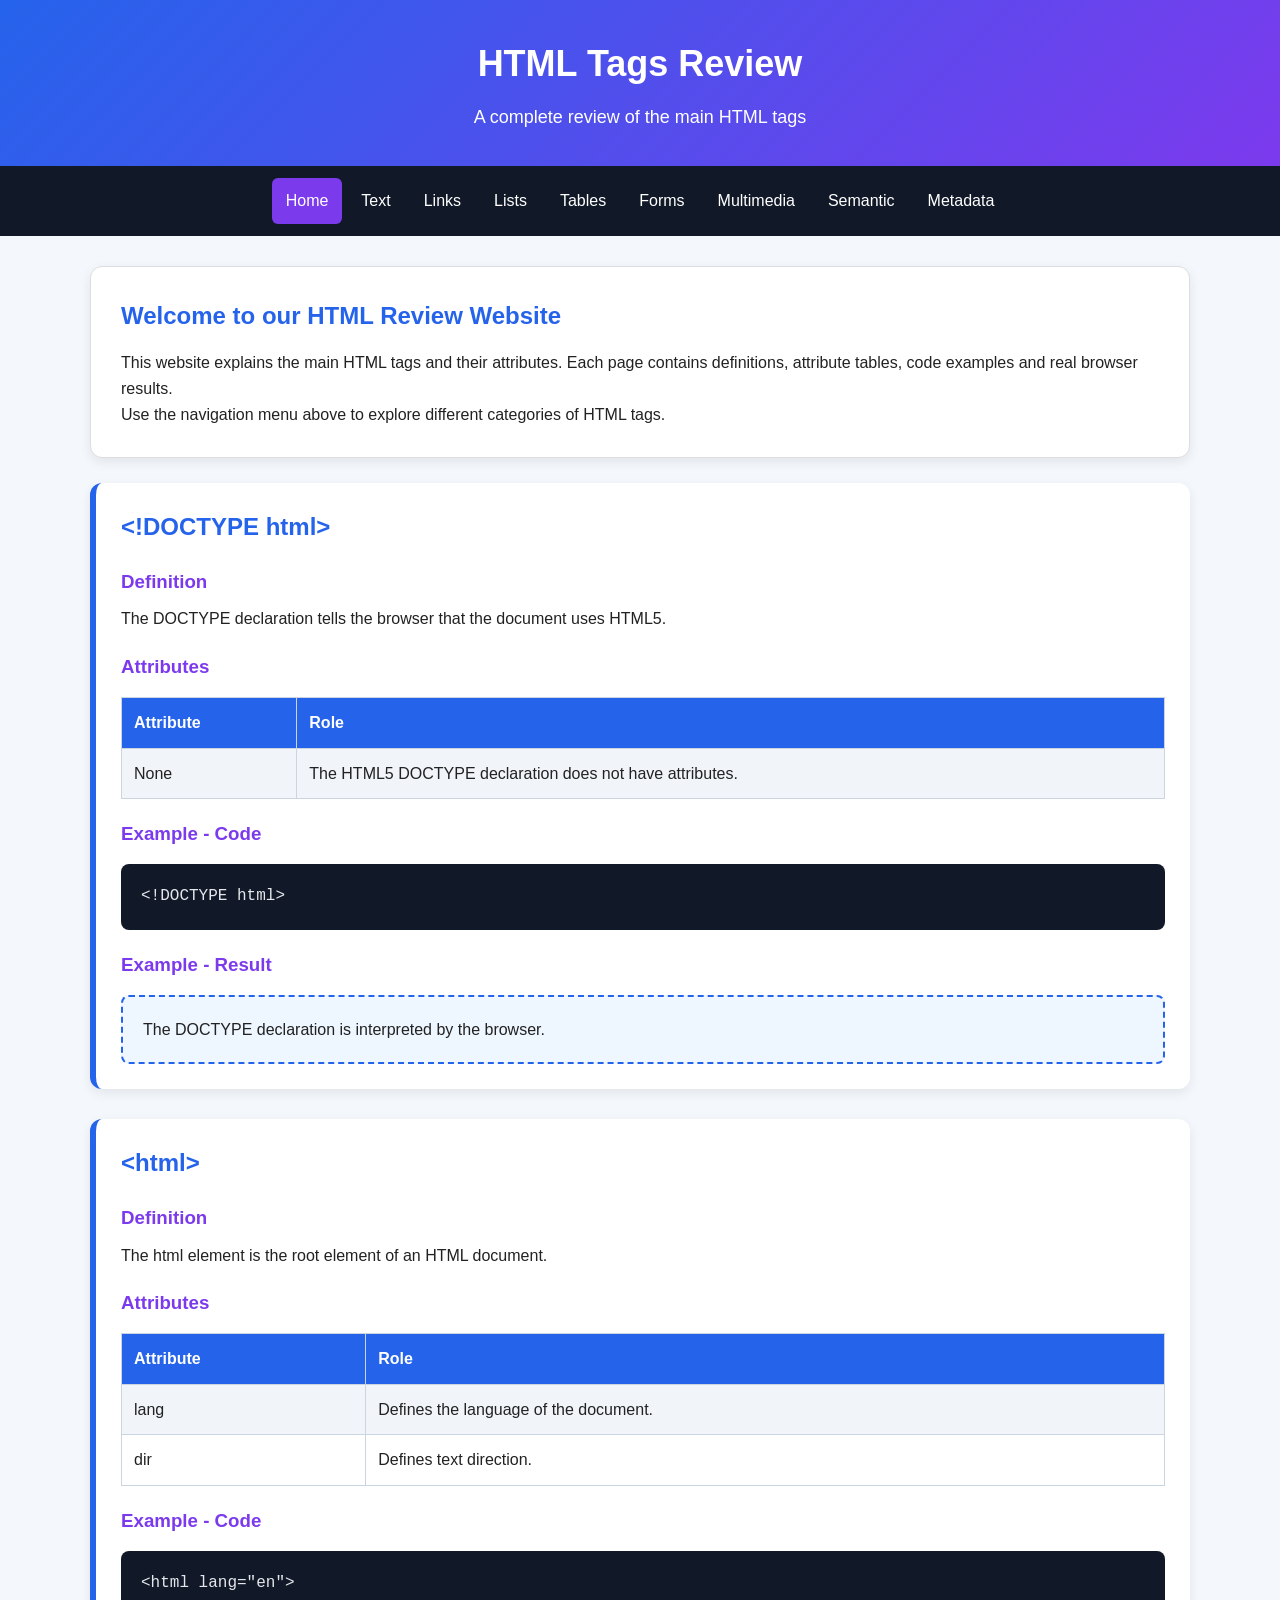
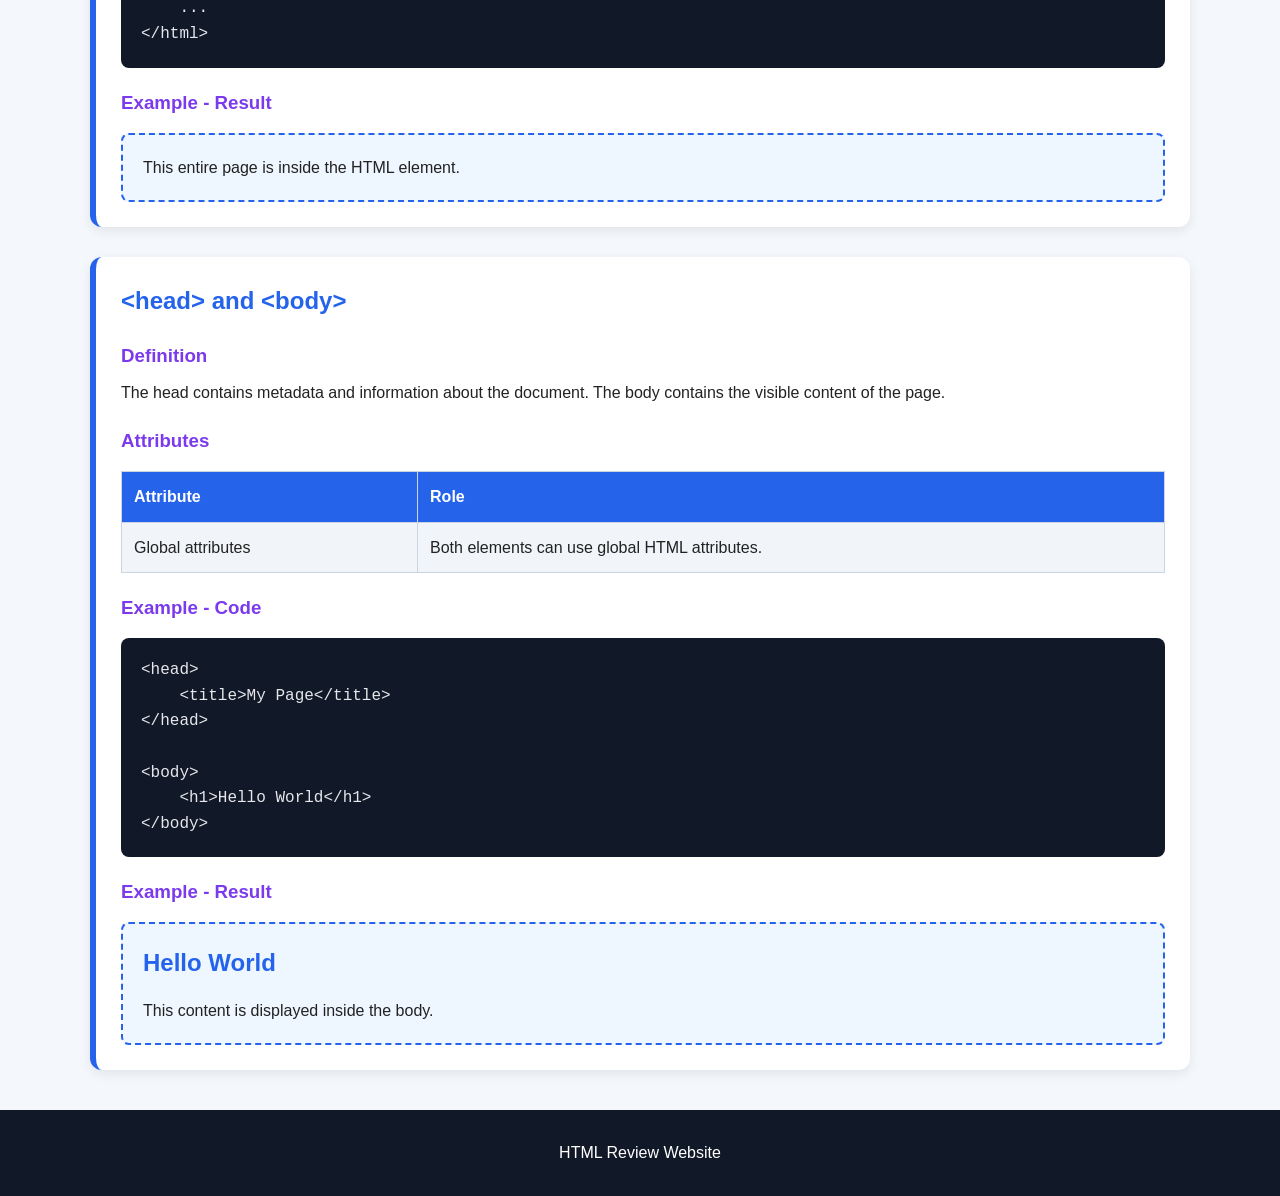
<file: index.html>
<!DOCTYPE html>
<html lang="en">
<head>
    <meta charset="UTF-8">
    <meta name="viewport" content="width=device-width, initial-scale=1.0">
    <meta name="description" content="HTML Tags Review Website">
    <title>HTML Review - Home</title>
    <link rel="stylesheet" href="css/style.css">
</head>

<body>

<header>
    <h1>HTML Tags Review</h1>
    <p>A complete review of the main HTML tags</p>
</header>

<nav>
    <a href="index.html" class="active">Home</a>
    <a href="text.html">Text</a>
    <a href="links.html">Links</a>
    <a href="lists.html">Lists</a>
    <a href="tables.html">Tables</a>
    <a href="forms.html">Forms</a>
    <a href="media.html">Multimedia</a>
    <a href="semantic.html">Semantic</a>
    <a href="metadata.html">Metadata</a>
</nav>

<main>

    <section class="intro">
        <h2>Welcome to our HTML Review Website</h2>

        <p>
            This website explains the main HTML tags and their attributes.
            Each page contains definitions, attribute tables, code examples
            and real browser results.
        </p>

        <p>
            Use the navigation menu above to explore different categories
            of HTML tags.
        </p>
    </section>

    <section class="tag-card">
        <h2>&lt;!DOCTYPE html&gt;</h2>

        <h3>Definition</h3>
        <p>
            The DOCTYPE declaration tells the browser that the document
            uses HTML5.
        </p>

        <h3>Attributes</h3>

        <table>
            <tr>
                <th>Attribute</th>
                <th>Role</th>
            </tr>
            <tr>
                <td>None</td>
                <td>The HTML5 DOCTYPE declaration does not have attributes.</td>
            </tr>
        </table>

        <h3>Example - Code</h3>

        <pre><code>&lt;!DOCTYPE html&gt;</code></pre>

        <h3>Example - Result</h3>

        <div class="result">
            <p>The DOCTYPE declaration is interpreted by the browser.</p>
        </div>
    </section>

    <section class="tag-card">
        <h2>&lt;html&gt;</h2>

        <h3>Definition</h3>
        <p>
            The html element is the root element of an HTML document.
        </p>

        <h3>Attributes</h3>

        <table>
            <tr>
                <th>Attribute</th>
                <th>Role</th>
            </tr>
            <tr>
                <td>lang</td>
                <td>Defines the language of the document.</td>
            </tr>
            <tr>
                <td>dir</td>
                <td>Defines text direction.</td>
            </tr>
        </table>

        <h3>Example - Code</h3>

        <pre><code>&lt;html lang="en"&gt;
    ...
&lt;/html&gt;</code></pre>

        <h3>Example - Result</h3>

        <div class="result">
            <p>This entire page is inside the HTML element.</p>
        </div>
    </section>

    <section class="tag-card">
        <h2>&lt;head&gt; and &lt;body&gt;</h2>

        <h3>Definition</h3>
        <p>
            The head contains metadata and information about the document.
            The body contains the visible content of the page.
        </p>

        <h3>Attributes</h3>

        <table>
            <tr>
                <th>Attribute</th>
                <th>Role</th>
            </tr>
            <tr>
                <td>Global attributes</td>
                <td>Both elements can use global HTML attributes.</td>
            </tr>
        </table>

        <h3>Example - Code</h3>

        <pre><code>&lt;head&gt;
    &lt;title&gt;My Page&lt;/title&gt;
&lt;/head&gt;

&lt;body&gt;
    &lt;h1&gt;Hello World&lt;/h1&gt;
&lt;/body&gt;</code></pre>

        <h3>Example - Result</h3>

        <div class="result">
            <h2>Hello World</h2>
            <p>This content is displayed inside the body.</p>
        </div>
    </section>

</main>

<footer>
    <p>HTML Review Website</p>
</footer>

</body>
</html>
</file>
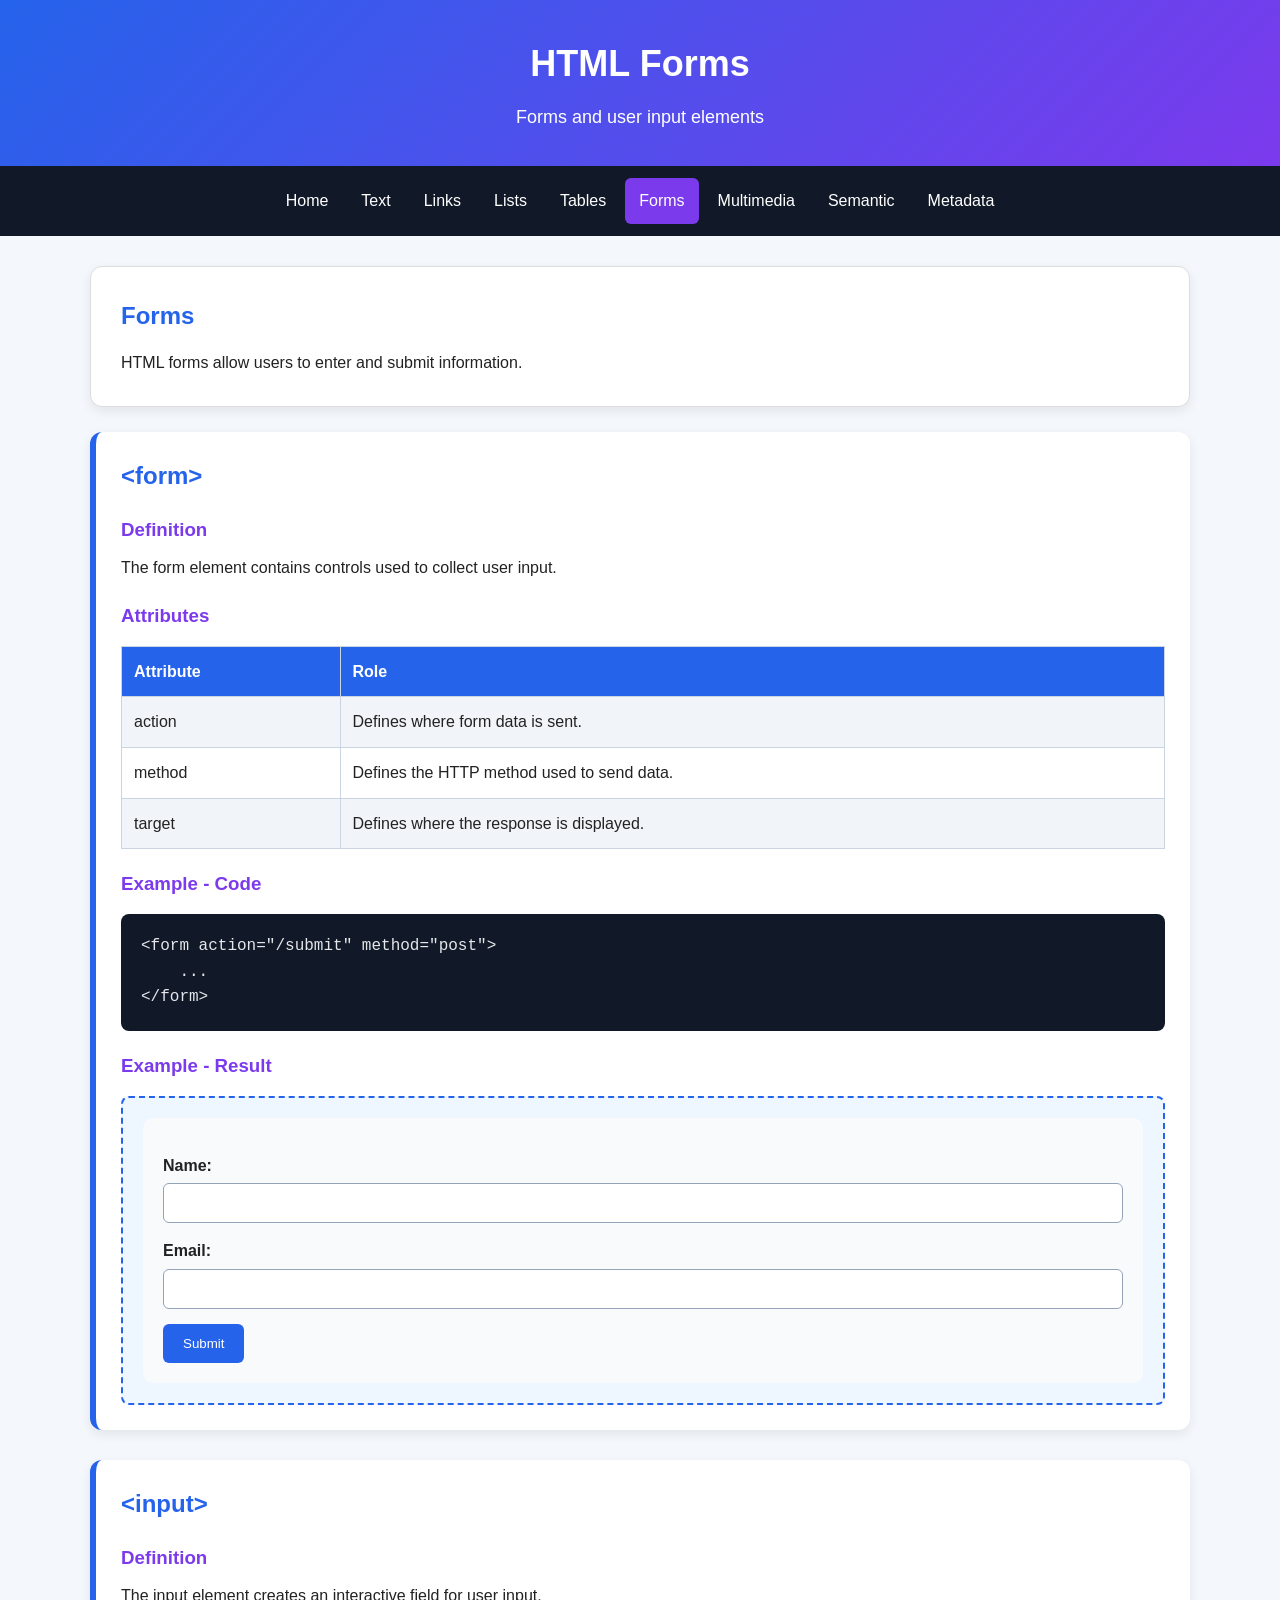
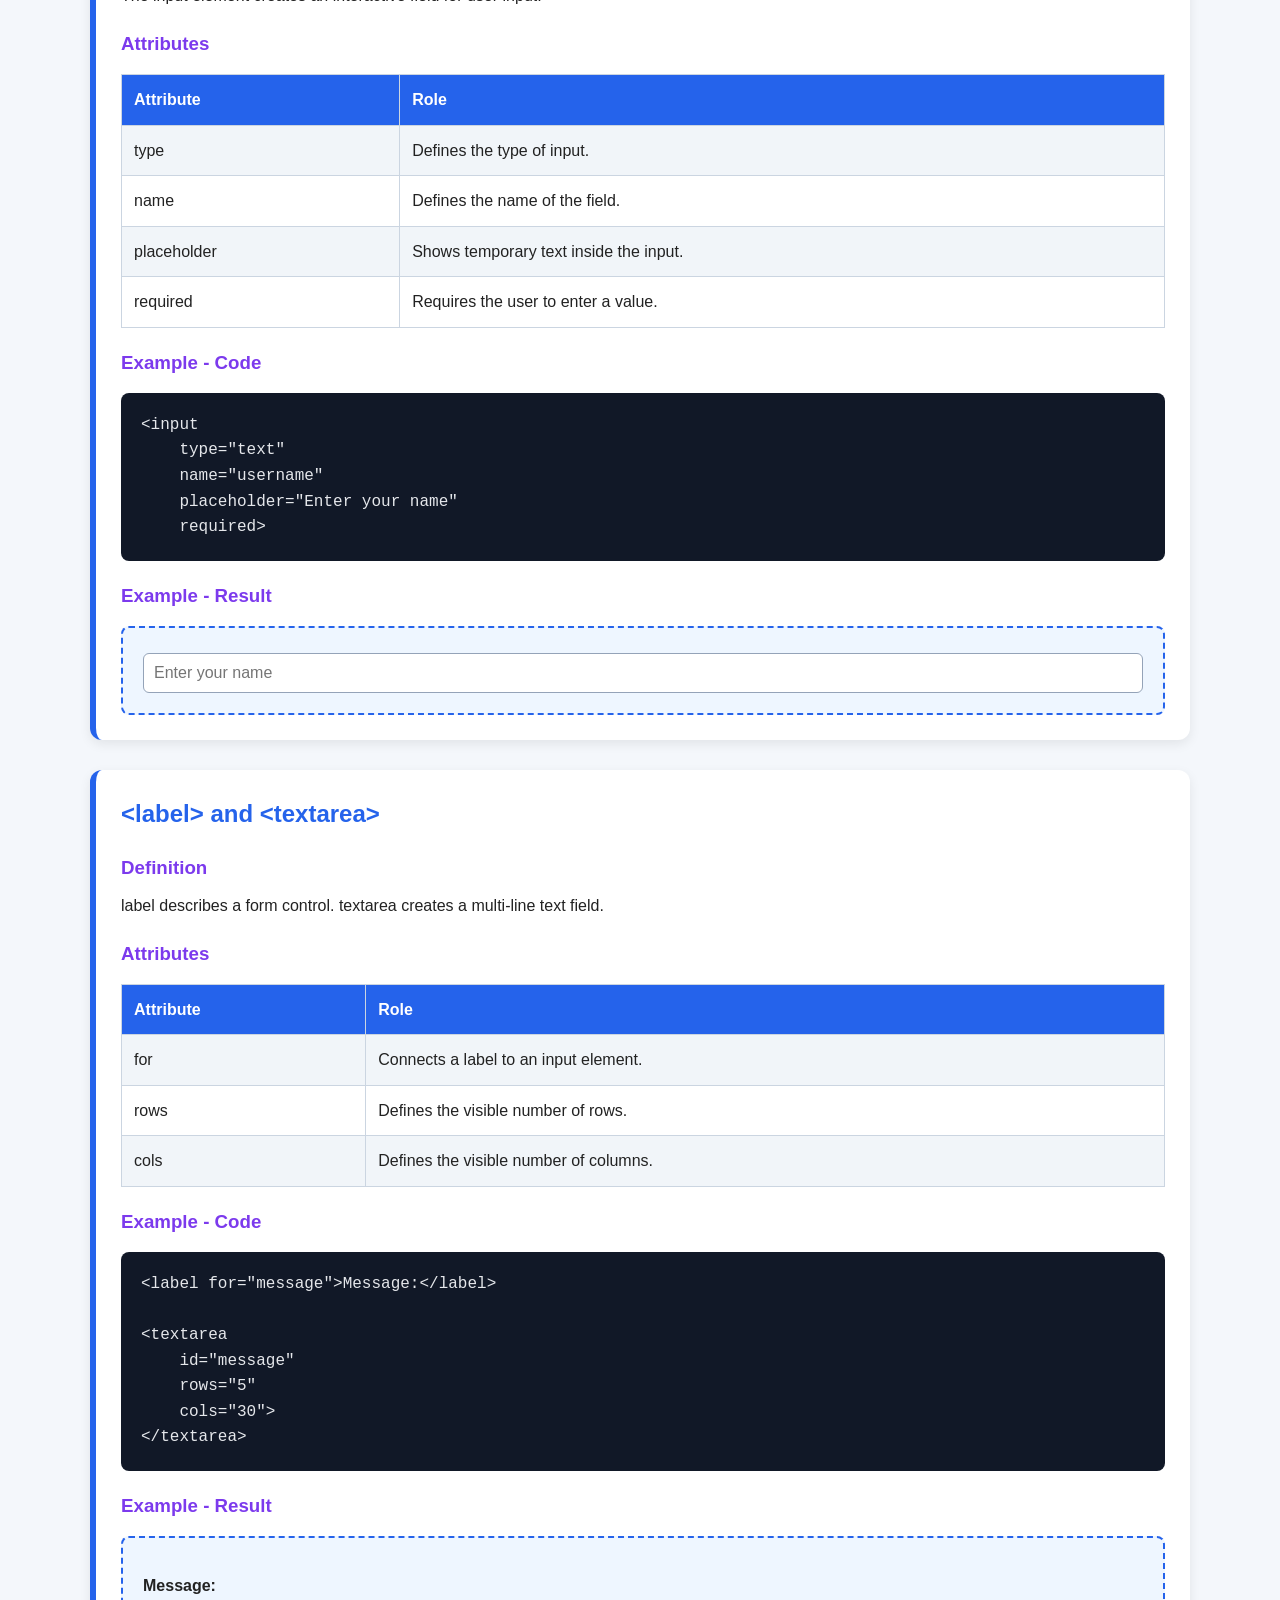
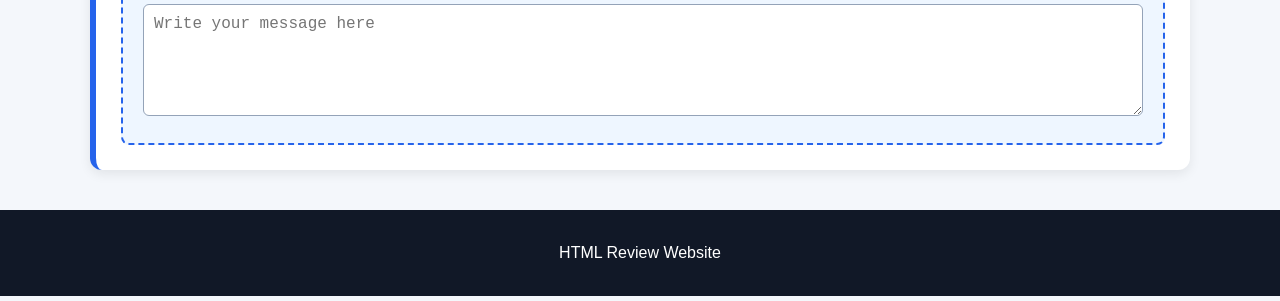
<file: forms.html>
<!DOCTYPE html>
<html lang="en">
<head>
    <meta charset="UTF-8">
    <meta name="viewport" content="width=device-width, initial-scale=1.0">
    <title>HTML Review - Forms</title>
    <link rel="stylesheet" href="css/style.css">
</head>

<body>

<header>
    <h1>HTML Forms</h1>
    <p>Forms and user input elements</p>
</header>

<nav>
    <a href="index.html">Home</a>
    <a href="text.html">Text</a>
    <a href="links.html">Links</a>
    <a href="lists.html">Lists</a>
    <a href="tables.html">Tables</a>
    <a href="forms.html" class="active">Forms</a>
    <a href="media.html">Multimedia</a>
    <a href="semantic.html">Semantic</a>
    <a href="metadata.html">Metadata</a>
</nav>

<main>

<section class="intro">
    <h2>Forms</h2>

    <p>
        HTML forms allow users to enter and submit information.
    </p>
</section>

<section class="tag-card">

    <h2>&lt;form&gt;</h2>

    <h3>Definition</h3>

    <p>
        The form element contains controls used to collect user input.
    </p>

    <h3>Attributes</h3>

    <table>
        <tr>
            <th>Attribute</th>
            <th>Role</th>
        </tr>
        <tr>
            <td>action</td>
            <td>Defines where form data is sent.</td>
        </tr>
        <tr>
            <td>method</td>
            <td>Defines the HTTP method used to send data.</td>
        </tr>
        <tr>
            <td>target</td>
            <td>Defines where the response is displayed.</td>
        </tr>
    </table>

    <h3>Example - Code</h3>

    <pre><code>&lt;form action="/submit" method="post"&gt;
    ...
&lt;/form&gt;</code></pre>

    <h3>Example - Result</h3>

    <div class="result">

        <form action="#" method="post">

            <label for="name">Name:</label>
            <input type="text" id="name" name="name">

            <label for="email">Email:</label>
            <input type="email" id="email" name="email">

            <button type="submit">Submit</button>

        </form>

    </div>

</section>

<section class="tag-card">

    <h2>&lt;input&gt;</h2>

    <h3>Definition</h3>

    <p>
        The input element creates an interactive field for user input.
    </p>

    <h3>Attributes</h3>

    <table>
        <tr>
            <th>Attribute</th>
            <th>Role</th>
        </tr>
        <tr>
            <td>type</td>
            <td>Defines the type of input.</td>
        </tr>
        <tr>
            <td>name</td>
            <td>Defines the name of the field.</td>
        </tr>
        <tr>
            <td>placeholder</td>
            <td>Shows temporary text inside the input.</td>
        </tr>
        <tr>
            <td>required</td>
            <td>Requires the user to enter a value.</td>
        </tr>
    </table>

    <h3>Example - Code</h3>

    <pre><code>&lt;input
    type="text"
    name="username"
    placeholder="Enter your name"
    required&gt;</code></pre>

    <h3>Example - Result</h3>

    <div class="result">

        <input
            type="text"
            name="username"
            placeholder="Enter your name"
            required>

    </div>

</section>

<section class="tag-card">

    <h2>&lt;label&gt; and &lt;textarea&gt;</h2>

    <h3>Definition</h3>

    <p>
        label describes a form control.
        textarea creates a multi-line text field.
    </p>

    <h3>Attributes</h3>

    <table>
        <tr>
            <th>Attribute</th>
            <th>Role</th>
        </tr>
        <tr>
            <td>for</td>
            <td>Connects a label to an input element.</td>
        </tr>
        <tr>
            <td>rows</td>
            <td>Defines the visible number of rows.</td>
        </tr>
        <tr>
            <td>cols</td>
            <td>Defines the visible number of columns.</td>
        </tr>
    </table>

    <h3>Example - Code</h3>

    <pre><code>&lt;label for="message"&gt;Message:&lt;/label&gt;

&lt;textarea
    id="message"
    rows="5"
    cols="30"&gt;
&lt;/textarea&gt;</code></pre>

    <h3>Example - Result</h3>

    <div class="result">

        <label for="message">Message:</label>

        <textarea
            id="message"
            rows="5"
            placeholder="Write your message here"></textarea>

    </div>

</section>

</main>

<footer>
    <p>HTML Review Website</p>
</footer>

</body>
</html>
</file>
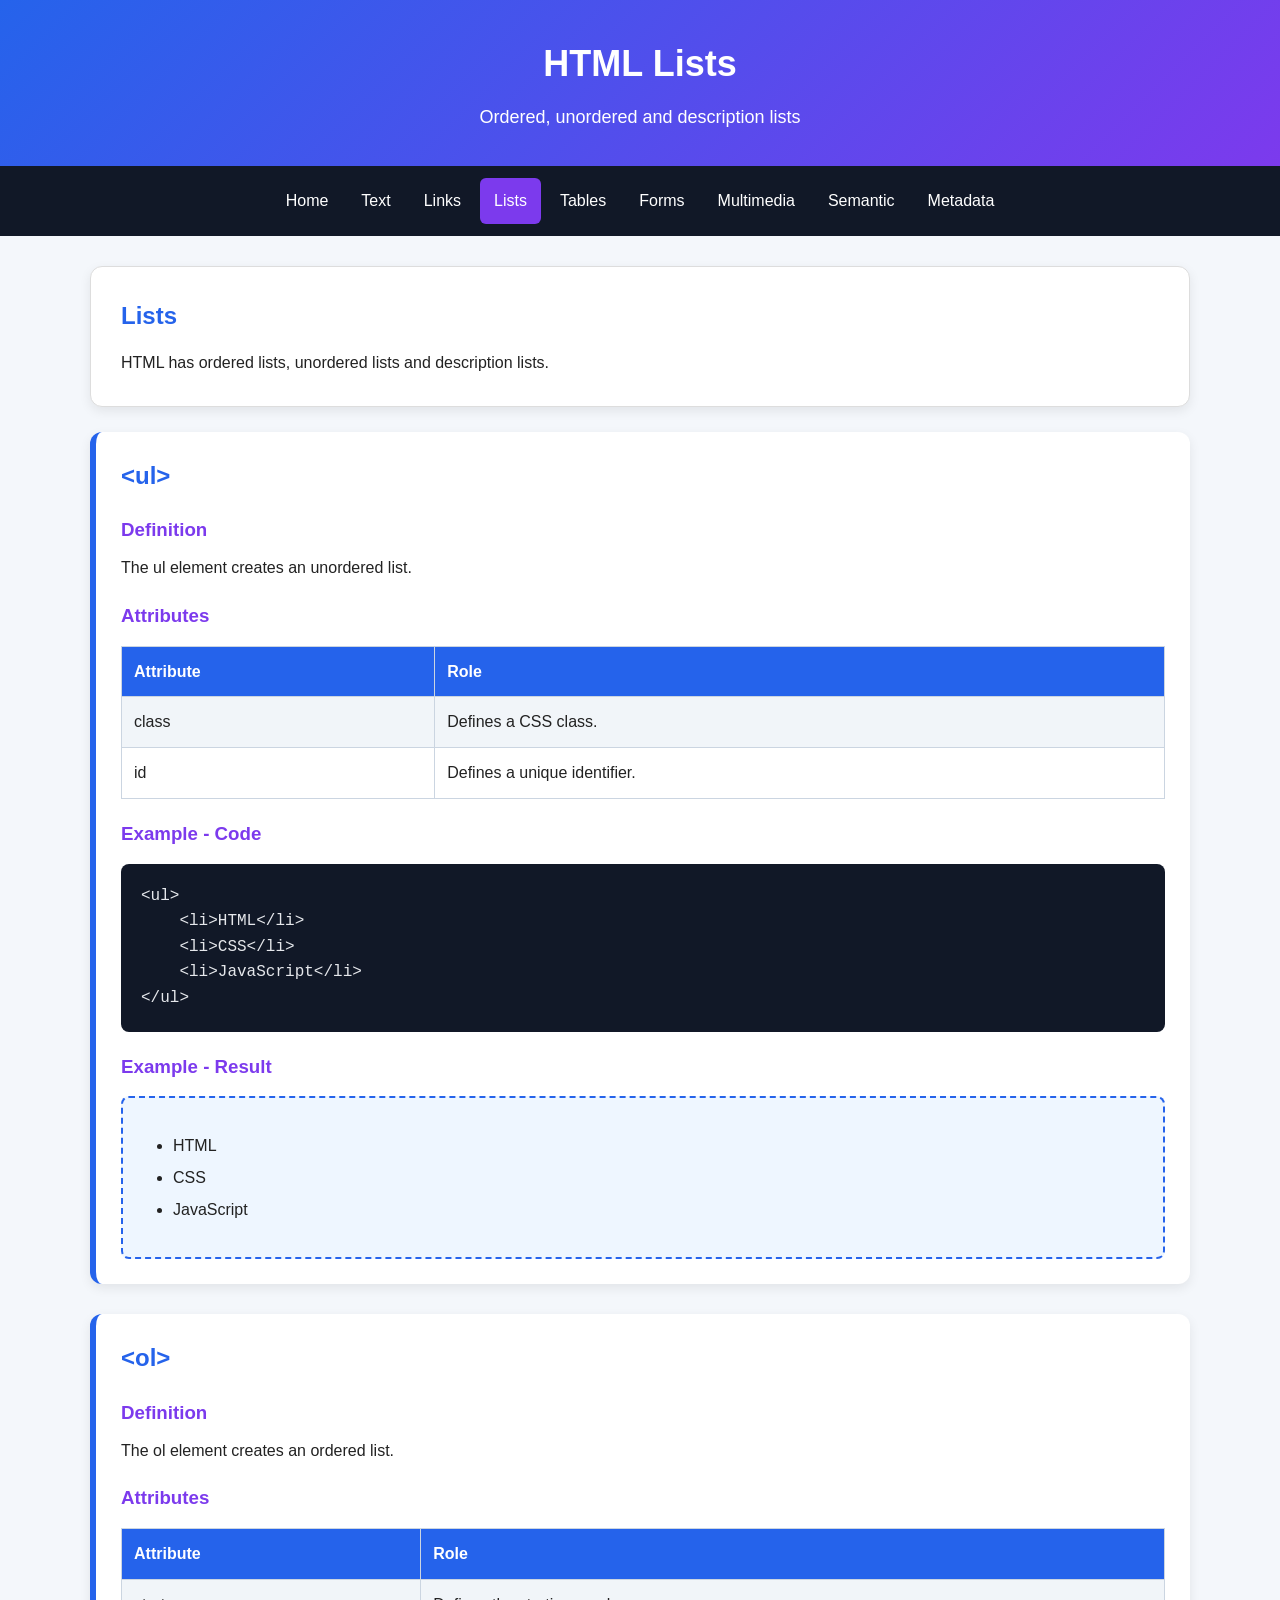
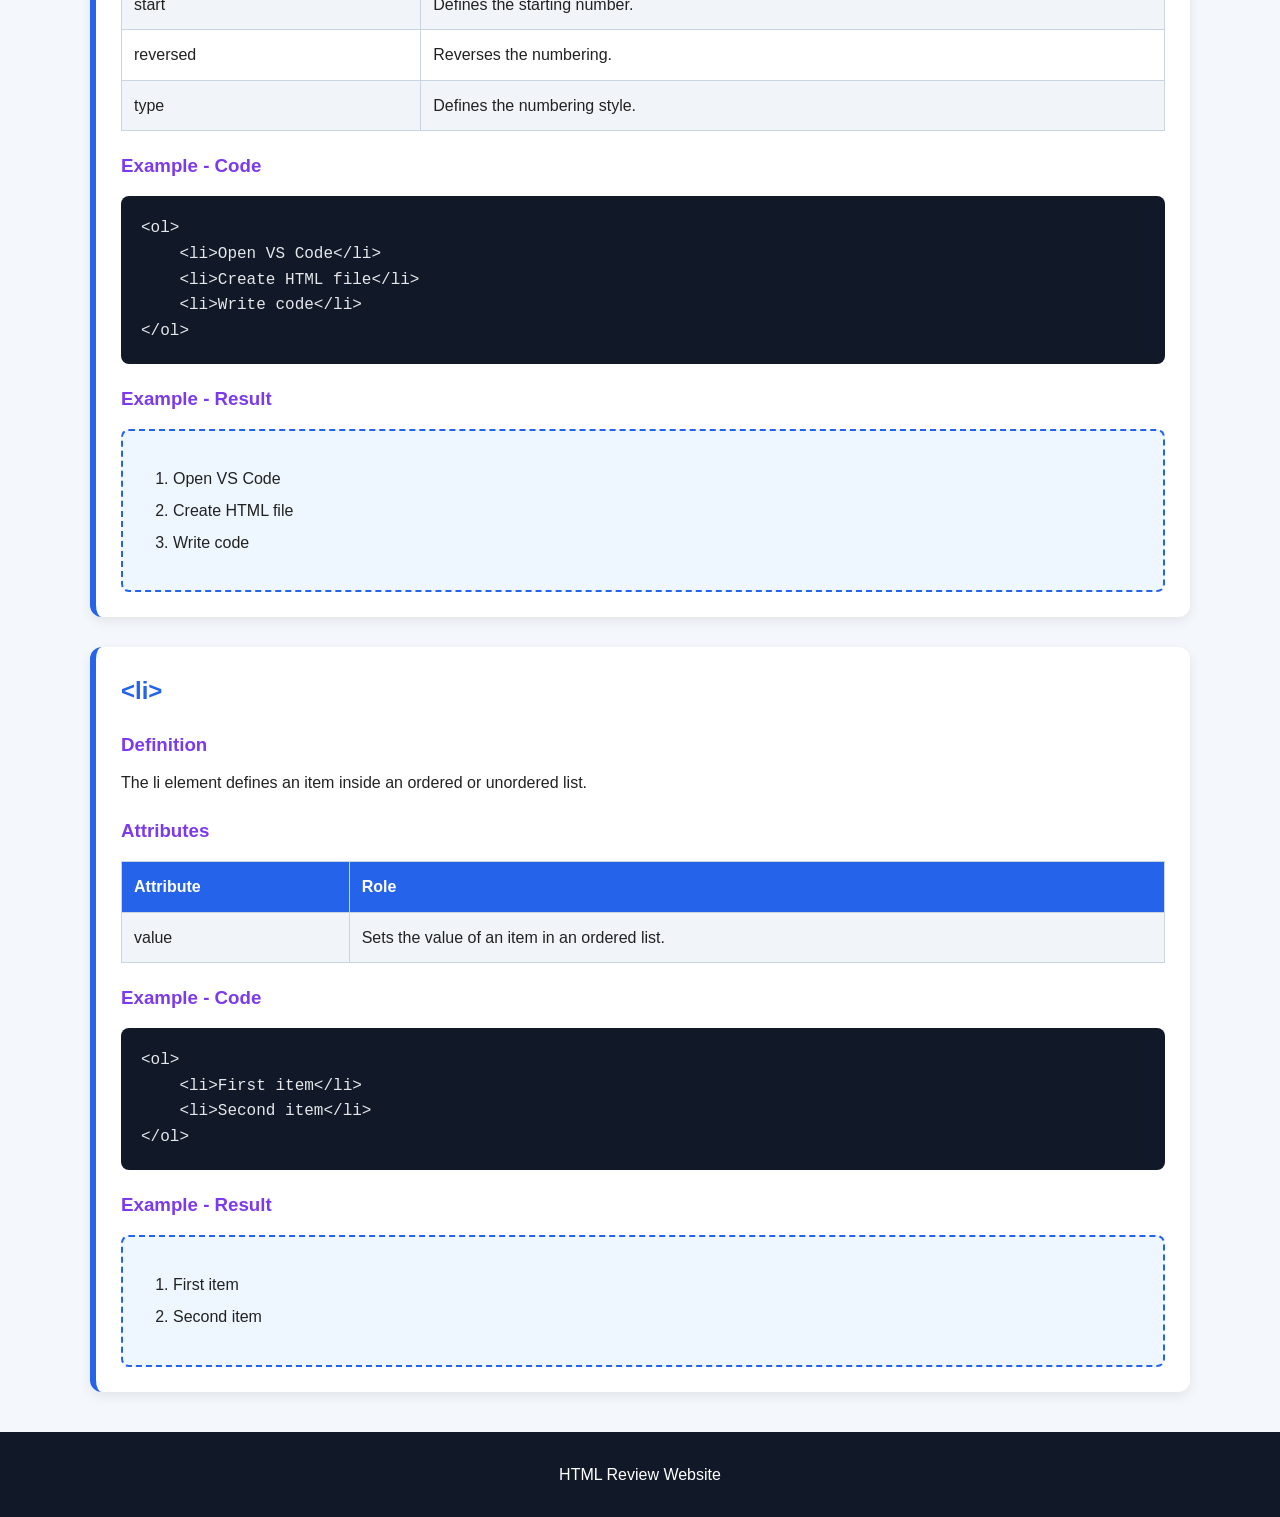
<file: lists.html>
<!DOCTYPE html>
<html lang="en">
<head>
    <meta charset="UTF-8">
    <meta name="viewport" content="width=device-width, initial-scale=1.0">
    <title>HTML Review - Lists</title>
    <link rel="stylesheet" href="css/style.css">
</head>

<body>

<header>
    <h1>HTML Lists</h1>
    <p>Ordered, unordered and description lists</p>
</header>

<nav>
    <a href="index.html">Home</a>
    <a href="text.html">Text</a>
    <a href="links.html">Links</a>
    <a href="lists.html" class="active">Lists</a>
    <a href="tables.html">Tables</a>
    <a href="forms.html">Forms</a>
    <a href="media.html">Multimedia</a>
    <a href="semantic.html">Semantic</a>
    <a href="metadata.html">Metadata</a>
</nav>

<main>

<section class="intro">
    <h2>Lists</h2>
    <p>
        HTML has ordered lists, unordered lists and description lists.
    </p>
</section>

<section class="tag-card">

    <h2>&lt;ul&gt;</h2>

    <h3>Definition</h3>

    <p>
        The ul element creates an unordered list.
    </p>

    <h3>Attributes</h3>

    <table>
        <tr>
            <th>Attribute</th>
            <th>Role</th>
        </tr>
        <tr>
            <td>class</td>
            <td>Defines a CSS class.</td>
        </tr>
        <tr>
            <td>id</td>
            <td>Defines a unique identifier.</td>
        </tr>
    </table>

    <h3>Example - Code</h3>

    <pre><code>&lt;ul&gt;
    &lt;li&gt;HTML&lt;/li&gt;
    &lt;li&gt;CSS&lt;/li&gt;
    &lt;li&gt;JavaScript&lt;/li&gt;
&lt;/ul&gt;</code></pre>

    <h3>Example - Result</h3>

    <div class="result">

        <ul class="demo-list">
            <li>HTML</li>
            <li>CSS</li>
            <li>JavaScript</li>
        </ul>

    </div>

</section>

<section class="tag-card">

    <h2>&lt;ol&gt;</h2>

    <h3>Definition</h3>

    <p>
        The ol element creates an ordered list.
    </p>

    <h3>Attributes</h3>

    <table>
        <tr>
            <th>Attribute</th>
            <th>Role</th>
        </tr>
        <tr>
            <td>start</td>
            <td>Defines the starting number.</td>
        </tr>
        <tr>
            <td>reversed</td>
            <td>Reverses the numbering.</td>
        </tr>
        <tr>
            <td>type</td>
            <td>Defines the numbering style.</td>
        </tr>
    </table>

    <h3>Example - Code</h3>

    <pre><code>&lt;ol&gt;
    &lt;li&gt;Open VS Code&lt;/li&gt;
    &lt;li&gt;Create HTML file&lt;/li&gt;
    &lt;li&gt;Write code&lt;/li&gt;
&lt;/ol&gt;</code></pre>

    <h3>Example - Result</h3>

    <div class="result">

        <ol class="demo-list">
            <li>Open VS Code</li>
            <li>Create HTML file</li>
            <li>Write code</li>
        </ol>

    </div>

</section>

<section class="tag-card">

    <h2>&lt;li&gt;</h2>

    <h3>Definition</h3>

    <p>
        The li element defines an item inside an ordered or unordered list.
    </p>

    <h3>Attributes</h3>

    <table>
        <tr>
            <th>Attribute</th>
            <th>Role</th>
        </tr>
        <tr>
            <td>value</td>
            <td>Sets the value of an item in an ordered list.</td>
        </tr>
    </table>

    <h3>Example - Code</h3>

    <pre><code>&lt;ol&gt;
    &lt;li&gt;First item&lt;/li&gt;
    &lt;li&gt;Second item&lt;/li&gt;
&lt;/ol&gt;</code></pre>

    <h3>Example - Result</h3>

    <div class="result">

        <ol class="demo-list">
            <li>First item</li>
            <li>Second item</li>
        </ol>

    </div>

</section>

</main>

<footer>
    <p>HTML Review Website</p>
</footer>

</body>
</html>
</file>
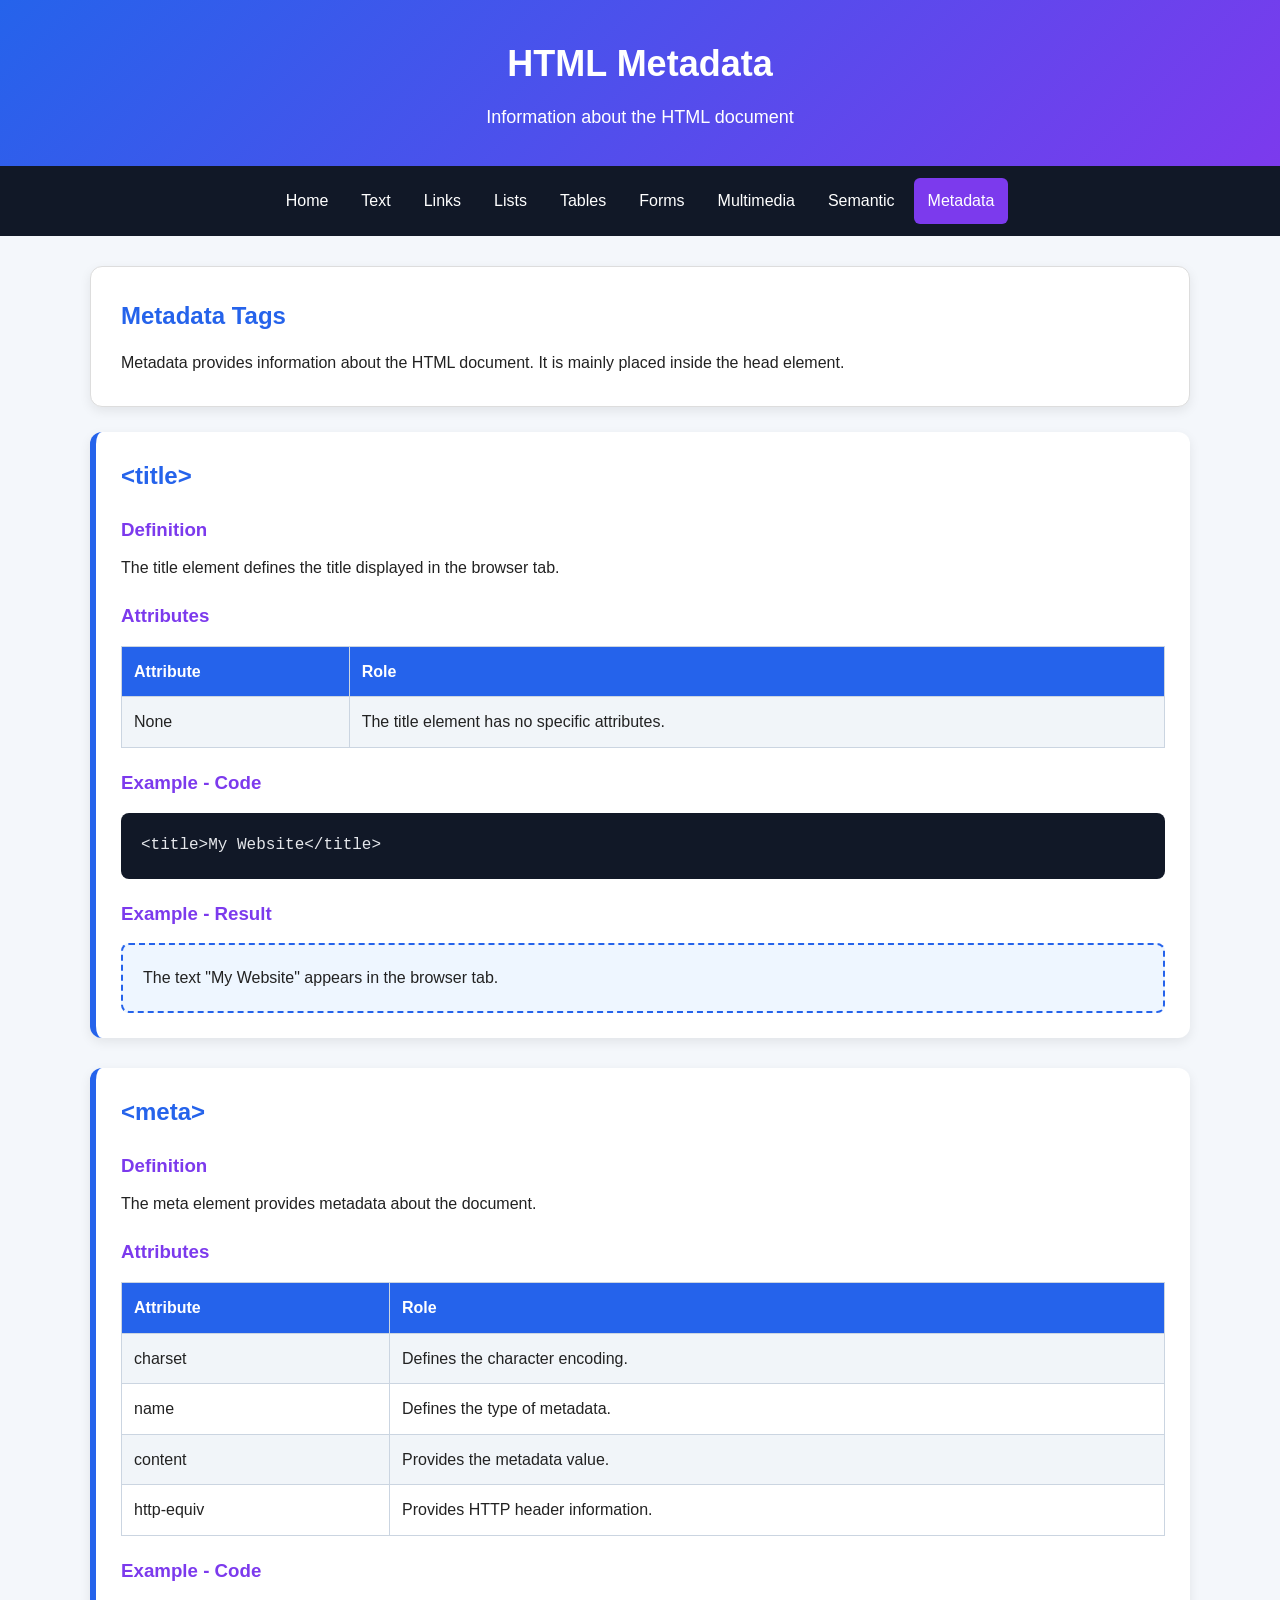
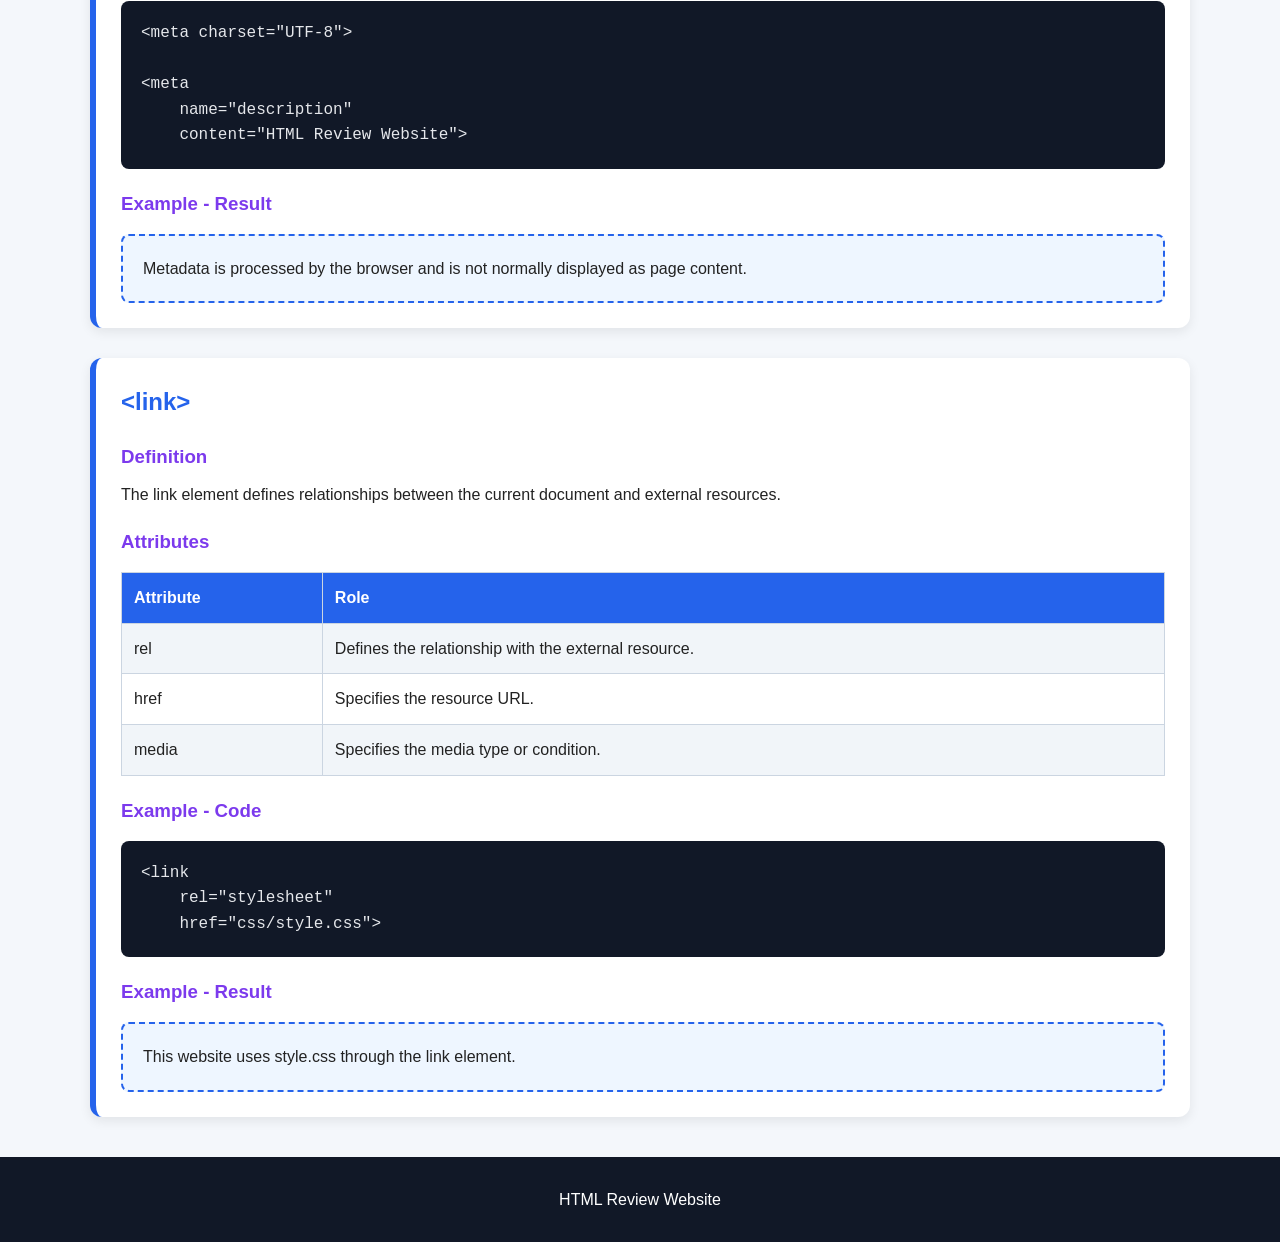
<file: metadata.html>
<!DOCTYPE html>
<html lang="en">

<head>

    <meta charset="UTF-8">

    <meta name="viewport"
          content="width=device-width, initial-scale=1.0">

    <meta name="description"
          content="HTML metadata tags review">

    <meta name="author"
          content="Fullname1 and Fullname2">

    <title>HTML Review - Metadata</title>

    <link rel="stylesheet" href="css/style.css">

</head>

<body>

<header>
    <h1>HTML Metadata</h1>
    <p>Information about the HTML document</p>
</header>

<nav>
    <a href="index.html">Home</a>
    <a href="text.html">Text</a>
    <a href="links.html">Links</a>
    <a href="lists.html">Lists</a>
    <a href="tables.html">Tables</a>
    <a href="forms.html">Forms</a>
    <a href="media.html">Multimedia</a>
    <a href="semantic.html">Semantic</a>
    <a href="metadata.html" class="active">Metadata</a>
</nav>

<main>

<section class="intro">

    <h2>Metadata Tags</h2>

    <p>
        Metadata provides information about the HTML document.
        It is mainly placed inside the head element.
    </p>

</section>

<section class="tag-card">

    <h2>&lt;title&gt;</h2>

    <h3>Definition</h3>

    <p>
        The title element defines the title displayed in the browser tab.
    </p>

    <h3>Attributes</h3>

    <table>

        <tr>
            <th>Attribute</th>
            <th>Role</th>
        </tr>

        <tr>
            <td>None</td>
            <td>The title element has no specific attributes.</td>
        </tr>

    </table>

    <h3>Example - Code</h3>

    <pre><code>&lt;title&gt;My Website&lt;/title&gt;</code></pre>

    <h3>Example - Result</h3>

    <div class="result">

        <p>
            The text "My Website" appears in the browser tab.
        </p>

    </div>

</section>

<section class="tag-card">

    <h2>&lt;meta&gt;</h2>

    <h3>Definition</h3>

    <p>
        The meta element provides metadata about the document.
    </p>

    <h3>Attributes</h3>

    <table>

        <tr>
            <th>Attribute</th>
            <th>Role</th>
        </tr>

        <tr>
            <td>charset</td>
            <td>Defines the character encoding.</td>
        </tr>

        <tr>
            <td>name</td>
            <td>Defines the type of metadata.</td>
        </tr>

        <tr>
            <td>content</td>
            <td>Provides the metadata value.</td>
        </tr>

        <tr>
            <td>http-equiv</td>
            <td>Provides HTTP header information.</td>
        </tr>

    </table>

    <h3>Example - Code</h3>

    <pre><code>&lt;meta charset="UTF-8"&gt;

&lt;meta
    name="description"
    content="HTML Review Website"&gt;</code></pre>

    <h3>Example - Result</h3>

    <div class="result">

        <p>
            Metadata is processed by the browser and is not normally
            displayed as page content.
        </p>

    </div>

</section>

<section class="tag-card">

    <h2>&lt;link&gt;</h2>

    <h3>Definition</h3>

    <p>
        The link element defines relationships between the current
        document and external resources.
    </p>

    <h3>Attributes</h3>

    <table>

        <tr>
            <th>Attribute</th>
            <th>Role</th>
        </tr>

        <tr>
            <td>rel</td>
            <td>Defines the relationship with the external resource.</td>
        </tr>

        <tr>
            <td>href</td>
            <td>Specifies the resource URL.</td>
        </tr>

        <tr>
            <td>media</td>
            <td>Specifies the media type or condition.</td>
        </tr>

    </table>

    <h3>Example - Code</h3>

    <pre><code>&lt;link
    rel="stylesheet"
    href="css/style.css"&gt;</code></pre>

    <h3>Example - Result</h3>

    <div class="result">

        <p>
            This website uses style.css through the link element.
        </p>

    </div>

</section>

</main>

<footer>
    <p>HTML Review Website</p>
</footer>

</body>
</html>
</file>
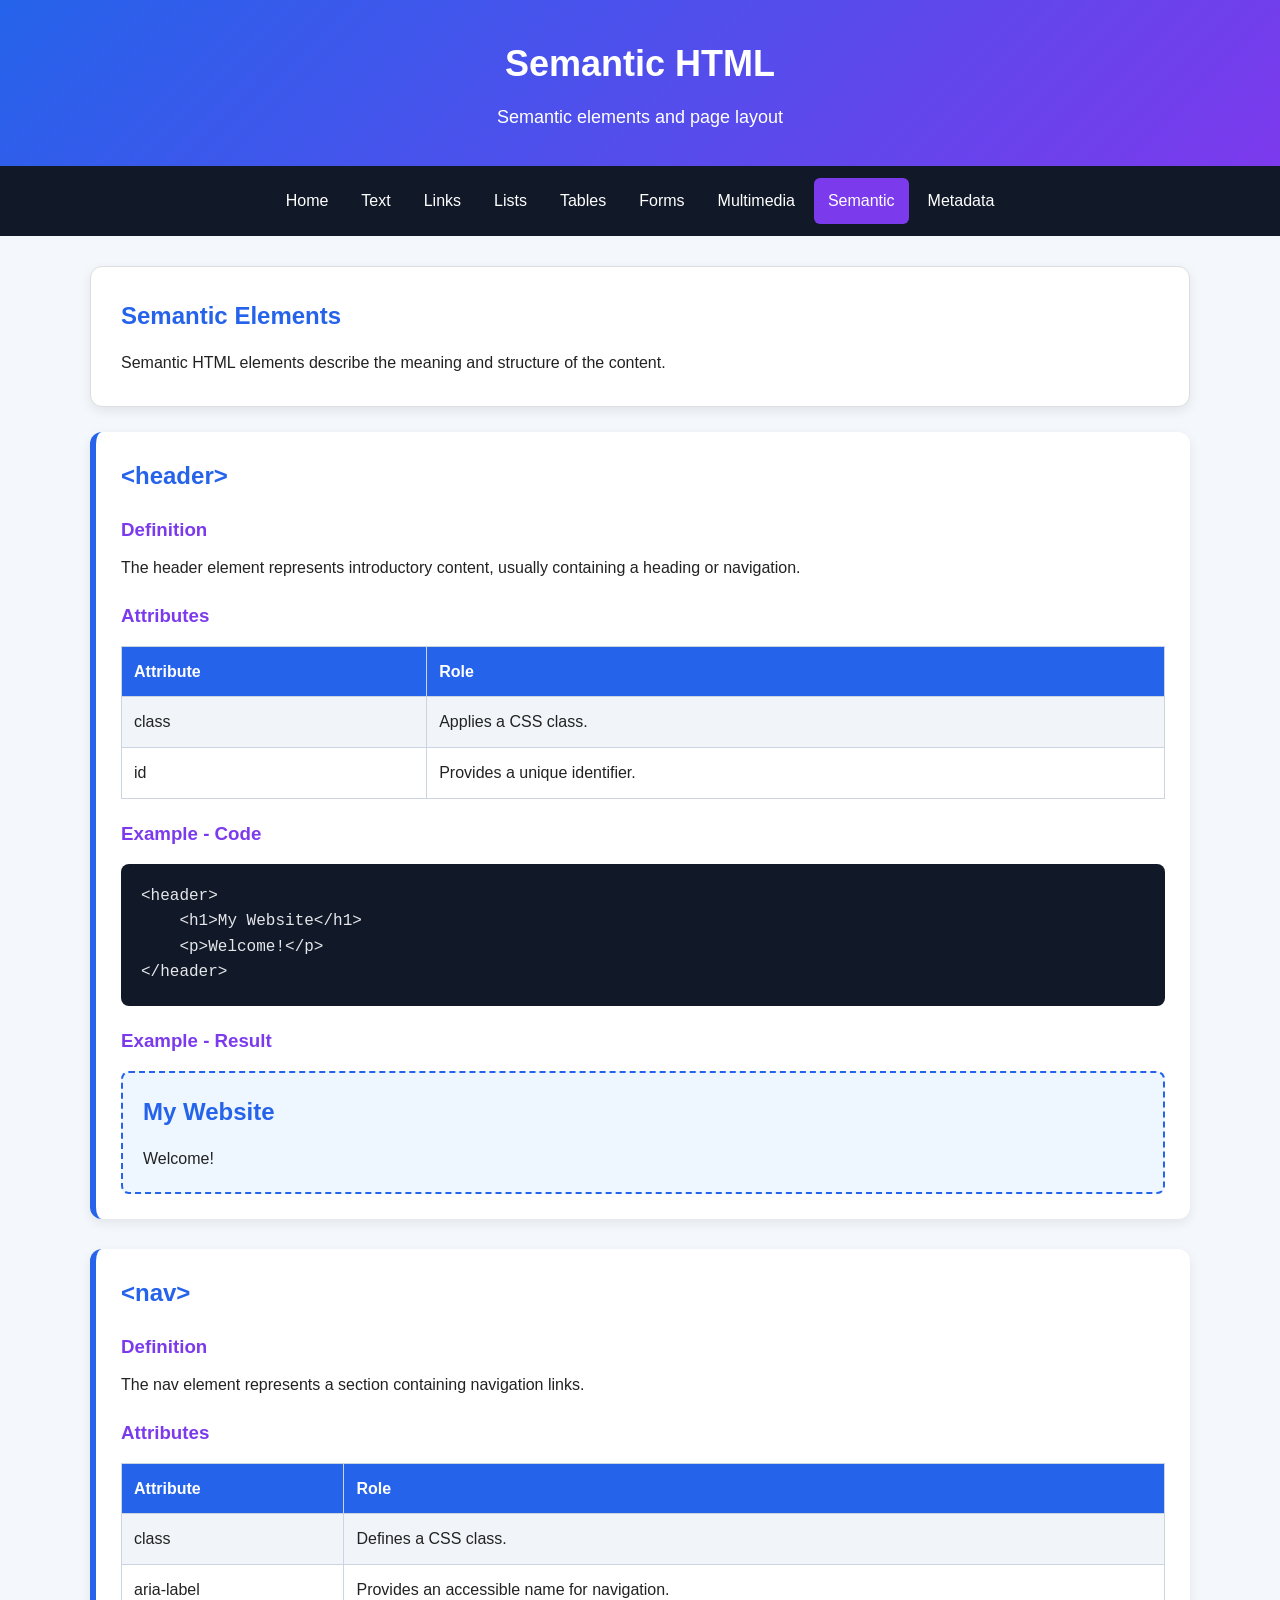
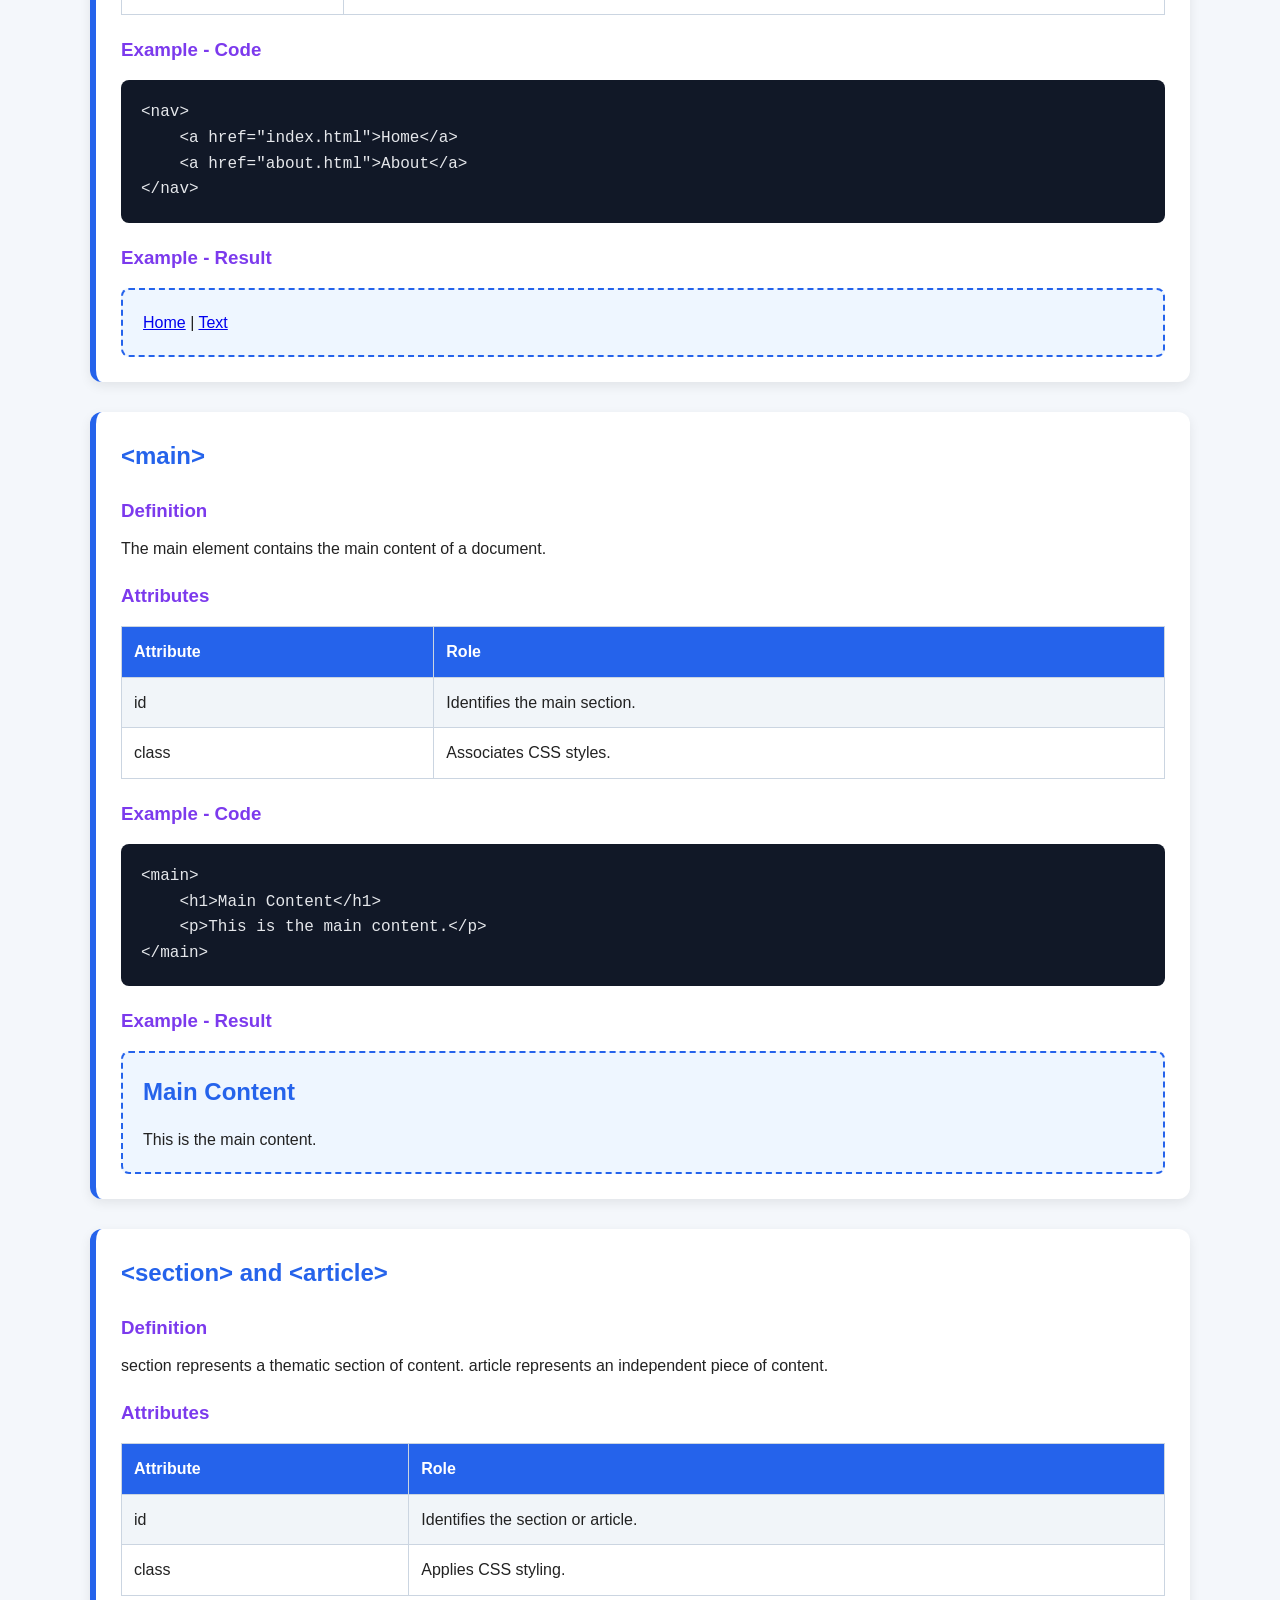
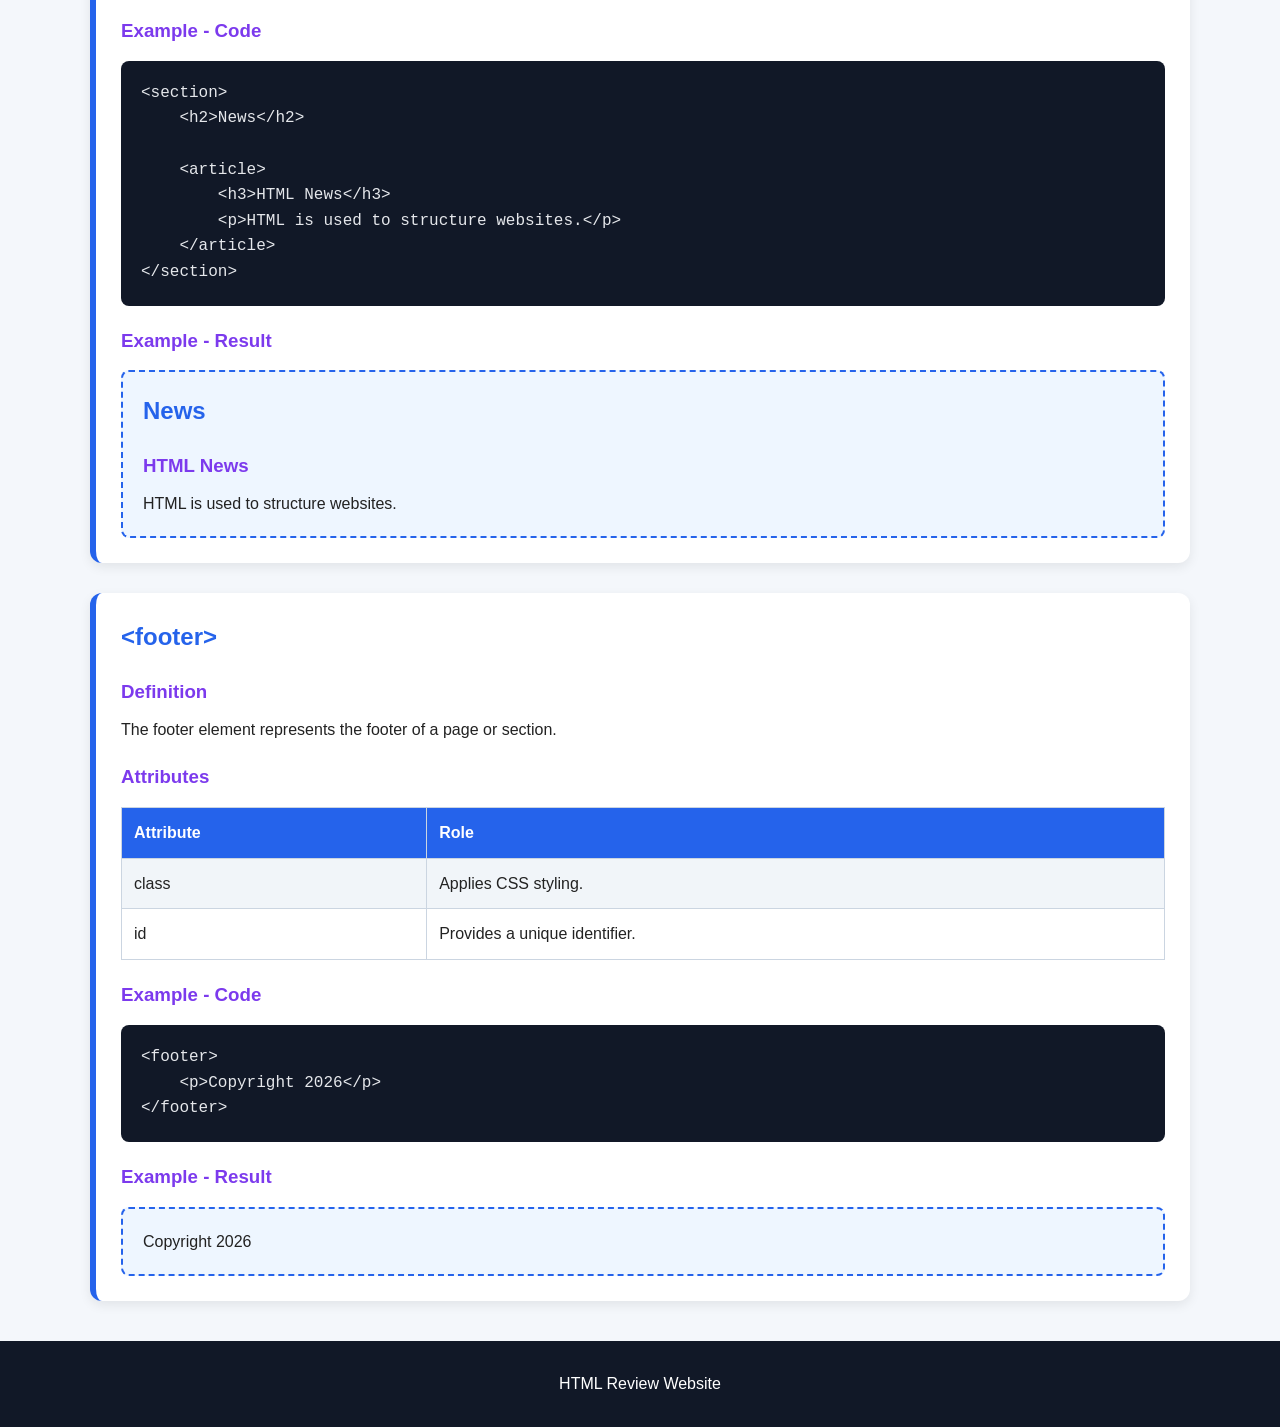
<file: semantic.html>
<!DOCTYPE html>
<html lang="en">
<head>
    <meta charset="UTF-8">
    <meta name="viewport" content="width=device-width, initial-scale=1.0">
    <title>HTML Review - Semantic</title>
    <link rel="stylesheet" href="css/style.css">
</head>

<body>

<header>
    <h1>Semantic HTML</h1>
    <p>Semantic elements and page layout</p>
</header>

<nav>
    <a href="index.html">Home</a>
    <a href="text.html">Text</a>
    <a href="links.html">Links</a>
    <a href="lists.html">Lists</a>
    <a href="tables.html">Tables</a>
    <a href="forms.html">Forms</a>
    <a href="media.html">Multimedia</a>
    <a href="semantic.html" class="active">Semantic</a>
    <a href="metadata.html">Metadata</a>
</nav>

<main>

<section class="intro">

    <h2>Semantic Elements</h2>

    <p>
        Semantic HTML elements describe the meaning and structure
        of the content.
    </p>

</section>

<section class="tag-card">

    <h2>&lt;header&gt;</h2>

    <h3>Definition</h3>

    <p>
        The header element represents introductory content,
        usually containing a heading or navigation.
    </p>

    <h3>Attributes</h3>

    <table>
        <tr>
            <th>Attribute</th>
            <th>Role</th>
        </tr>
        <tr>
            <td>class</td>
            <td>Applies a CSS class.</td>
        </tr>
        <tr>
            <td>id</td>
            <td>Provides a unique identifier.</td>
        </tr>
    </table>

    <h3>Example - Code</h3>

    <pre><code>&lt;header&gt;
    &lt;h1&gt;My Website&lt;/h1&gt;
    &lt;p&gt;Welcome!&lt;/p&gt;
&lt;/header&gt;</code></pre>

    <h3>Example - Result</h3>

    <div class="result">
        <h2>My Website</h2>
        <p>Welcome!</p>
    </div>

</section>

<section class="tag-card">

    <h2>&lt;nav&gt;</h2>

    <h3>Definition</h3>

    <p>
        The nav element represents a section containing navigation links.
    </p>

    <h3>Attributes</h3>

    <table>
        <tr>
            <th>Attribute</th>
            <th>Role</th>
        </tr>
        <tr>
            <td>class</td>
            <td>Defines a CSS class.</td>
        </tr>
        <tr>
            <td>aria-label</td>
            <td>Provides an accessible name for navigation.</td>
        </tr>
    </table>

    <h3>Example - Code</h3>

    <pre><code>&lt;nav&gt;
    &lt;a href="index.html"&gt;Home&lt;/a&gt;
    &lt;a href="about.html"&gt;About&lt;/a&gt;
&lt;/nav&gt;</code></pre>

    <h3>Example - Result</h3>

    <div class="result">
        <a href="index.html">Home</a> |
        <a href="text.html">Text</a>
    </div>

</section>

<section class="tag-card">

    <h2>&lt;main&gt;</h2>

    <h3>Definition</h3>

    <p>
        The main element contains the main content of a document.
    </p>

    <h3>Attributes</h3>

    <table>
        <tr>
            <th>Attribute</th>
            <th>Role</th>
        </tr>
        <tr>
            <td>id</td>
            <td>Identifies the main section.</td>
        </tr>
        <tr>
            <td>class</td>
            <td>Associates CSS styles.</td>
        </tr>
    </table>

    <h3>Example - Code</h3>

    <pre><code>&lt;main&gt;
    &lt;h1&gt;Main Content&lt;/h1&gt;
    &lt;p&gt;This is the main content.&lt;/p&gt;
&lt;/main&gt;</code></pre>

    <h3>Example - Result</h3>

    <div class="result">
        <h2>Main Content</h2>
        <p>This is the main content.</p>
    </div>

</section>

<section class="tag-card">

    <h2>&lt;section&gt; and &lt;article&gt;</h2>

    <h3>Definition</h3>

    <p>
        section represents a thematic section of content.
        article represents an independent piece of content.
    </p>

    <h3>Attributes</h3>

    <table>
        <tr>
            <th>Attribute</th>
            <th>Role</th>
        </tr>
        <tr>
            <td>id</td>
            <td>Identifies the section or article.</td>
        </tr>
        <tr>
            <td>class</td>
            <td>Applies CSS styling.</td>
        </tr>
    </table>

    <h3>Example - Code</h3>

    <pre><code>&lt;section&gt;
    &lt;h2&gt;News&lt;/h2&gt;

    &lt;article&gt;
        &lt;h3&gt;HTML News&lt;/h3&gt;
        &lt;p&gt;HTML is used to structure websites.&lt;/p&gt;
    &lt;/article&gt;
&lt;/section&gt;</code></pre>

    <h3>Example - Result</h3>

    <div class="result">

        <h2>News</h2>

        <article>
            <h3>HTML News</h3>
            <p>HTML is used to structure websites.</p>
        </article>

    </div>

</section>

<section class="tag-card">

    <h2>&lt;footer&gt;</h2>

    <h3>Definition</h3>

    <p>
        The footer element represents the footer of a page or section.
    </p>

    <h3>Attributes</h3>

    <table>
        <tr>
            <th>Attribute</th>
            <th>Role</th>
        </tr>
        <tr>
            <td>class</td>
            <td>Applies CSS styling.</td>
        </tr>
        <tr>
            <td>id</td>
            <td>Provides a unique identifier.</td>
        </tr>
    </table>

    <h3>Example - Code</h3>

    <pre><code>&lt;footer&gt;
    &lt;p&gt;Copyright 2026&lt;/p&gt;
&lt;/footer&gt;</code></pre>

    <h3>Example - Result</h3>

    <div class="result">
        <p>Copyright 2026</p>
    </div>

</section>

</main>

<footer>
    <p>HTML Review Website</p>
</footer>

</body>
</html>
</file>
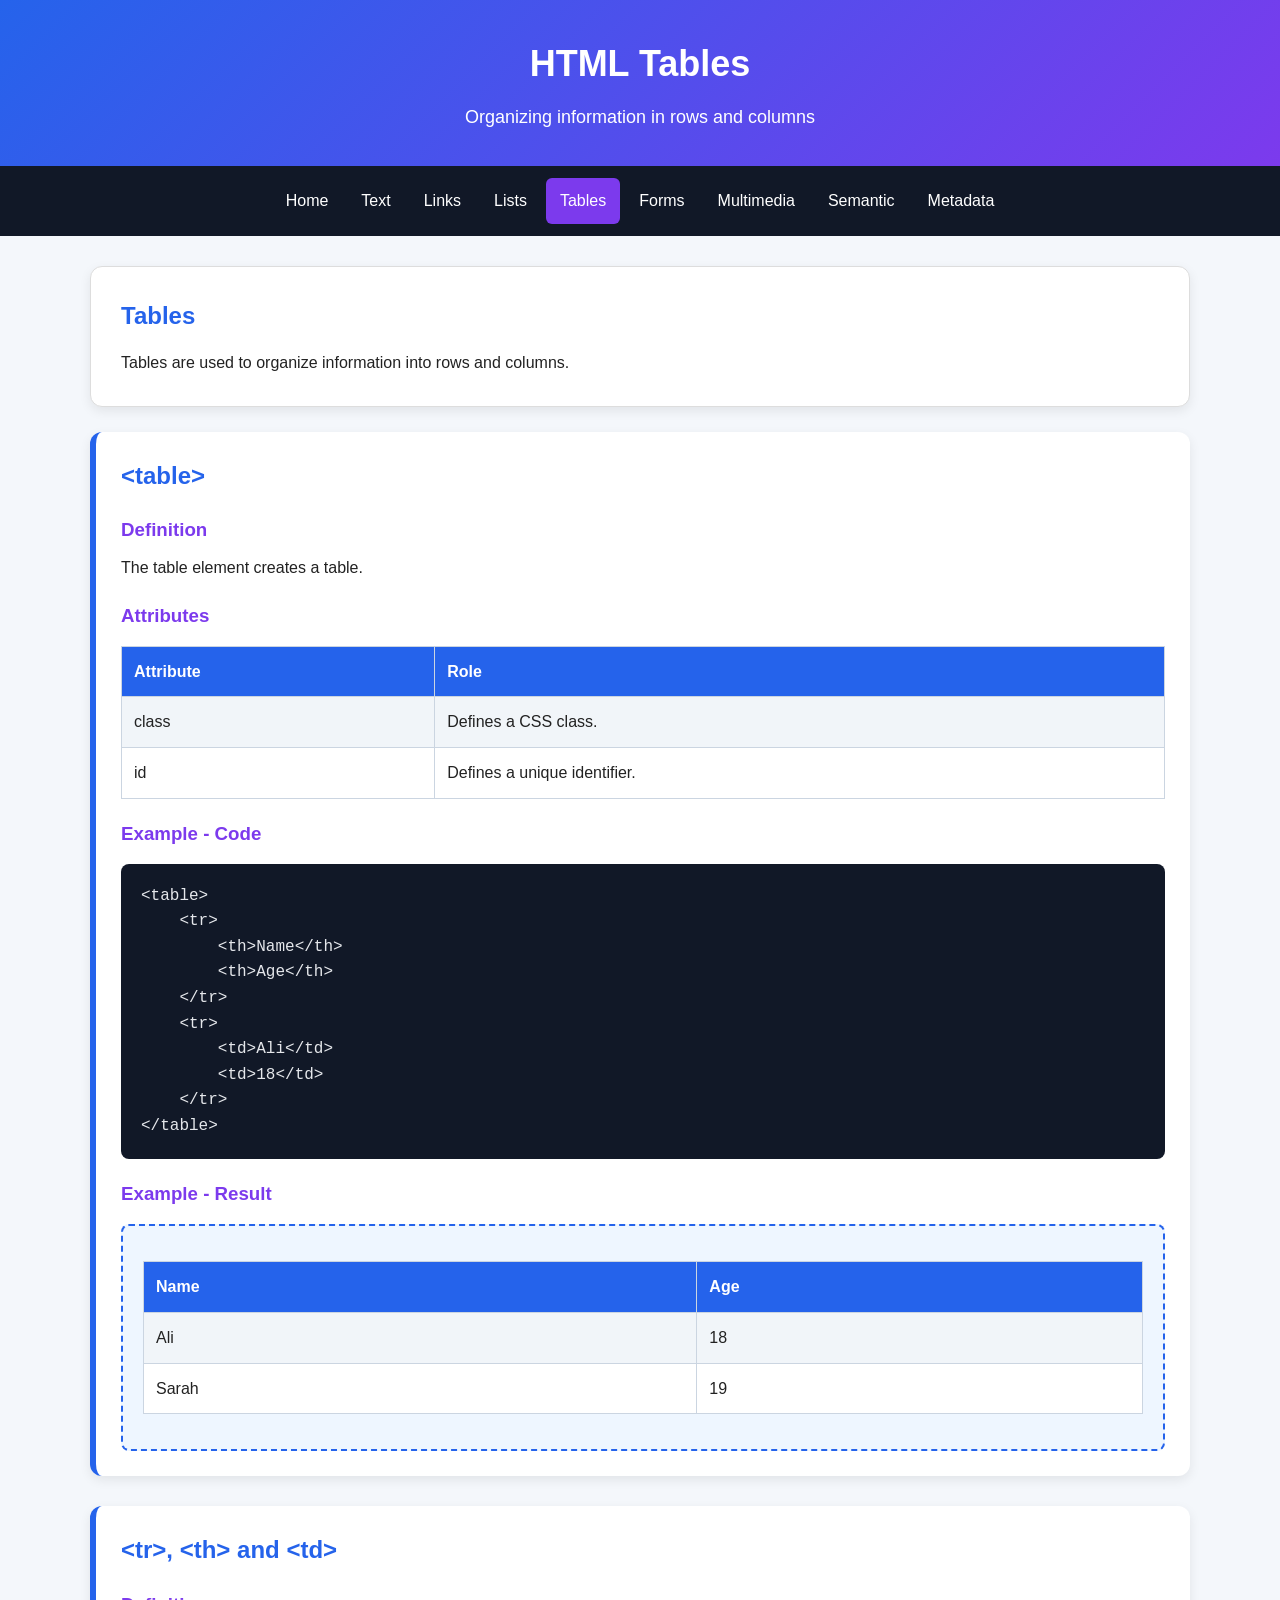
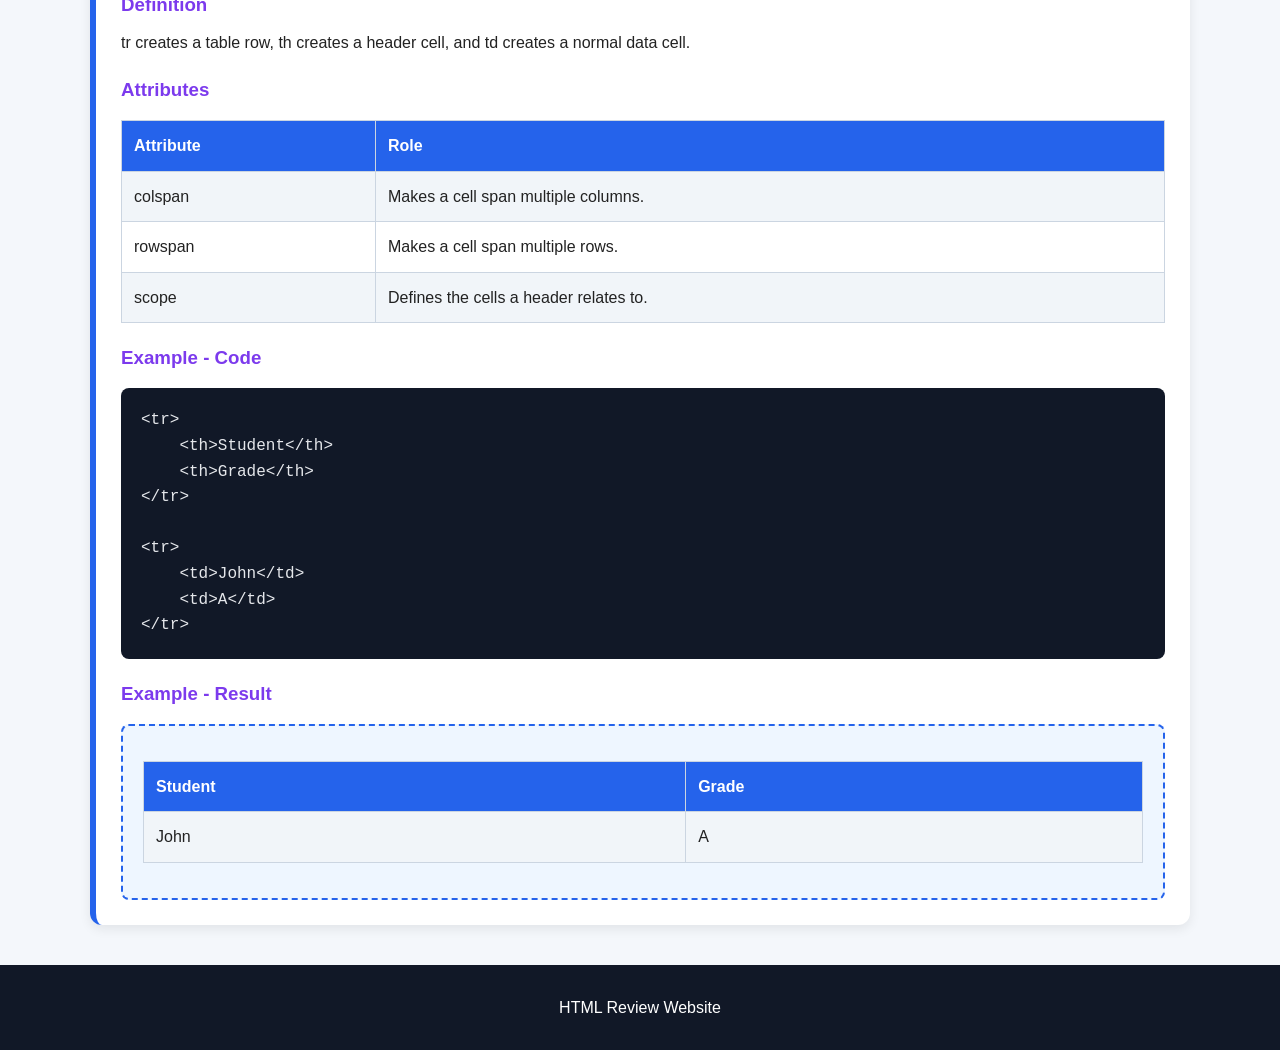
<file: tables.html>
<!DOCTYPE html>
<html lang="en">
<head>
    <meta charset="UTF-8">
    <meta name="viewport" content="width=device-width, initial-scale=1.0">
    <title>HTML Review - Tables</title>
    <link rel="stylesheet" href="css/style.css">
</head>

<body>

<header>
    <h1>HTML Tables</h1>
    <p>Organizing information in rows and columns</p>
</header>

<nav>
    <a href="index.html">Home</a>
    <a href="text.html">Text</a>
    <a href="links.html">Links</a>
    <a href="lists.html">Lists</a>
    <a href="tables.html" class="active">Tables</a>
    <a href="forms.html">Forms</a>
    <a href="media.html">Multimedia</a>
    <a href="semantic.html">Semantic</a>
    <a href="metadata.html">Metadata</a>
</nav>

<main>

<section class="intro">
    <h2>Tables</h2>
    <p>
        Tables are used to organize information into rows and columns.
    </p>
</section>

<section class="tag-card">

    <h2>&lt;table&gt;</h2>

    <h3>Definition</h3>

    <p>
        The table element creates a table.
    </p>

    <h3>Attributes</h3>

    <table>
        <tr>
            <th>Attribute</th>
            <th>Role</th>
        </tr>
        <tr>
            <td>class</td>
            <td>Defines a CSS class.</td>
        </tr>
        <tr>
            <td>id</td>
            <td>Defines a unique identifier.</td>
        </tr>
    </table>

    <h3>Example - Code</h3>

    <pre><code>&lt;table&gt;
    &lt;tr&gt;
        &lt;th&gt;Name&lt;/th&gt;
        &lt;th&gt;Age&lt;/th&gt;
    &lt;/tr&gt;
    &lt;tr&gt;
        &lt;td&gt;Ali&lt;/td&gt;
        &lt;td&gt;18&lt;/td&gt;
    &lt;/tr&gt;
&lt;/table&gt;</code></pre>

    <h3>Example - Result</h3>

    <div class="result">

        <table>
            <tr>
                <th>Name</th>
                <th>Age</th>
            </tr>

            <tr>
                <td>Ali</td>
                <td>18</td>
            </tr>

            <tr>
                <td>Sarah</td>
                <td>19</td>
            </tr>
        </table>

    </div>

</section>

<section class="tag-card">

    <h2>&lt;tr&gt;, &lt;th&gt; and &lt;td&gt;</h2>

    <h3>Definition</h3>

    <p>
        tr creates a table row, th creates a header cell,
        and td creates a normal data cell.
    </p>

    <h3>Attributes</h3>

    <table>
        <tr>
            <th>Attribute</th>
            <th>Role</th>
        </tr>
        <tr>
            <td>colspan</td>
            <td>Makes a cell span multiple columns.</td>
        </tr>
        <tr>
            <td>rowspan</td>
            <td>Makes a cell span multiple rows.</td>
        </tr>
        <tr>
            <td>scope</td>
            <td>Defines the cells a header relates to.</td>
        </tr>
    </table>

    <h3>Example - Code</h3>

    <pre><code>&lt;tr&gt;
    &lt;th&gt;Student&lt;/th&gt;
    &lt;th&gt;Grade&lt;/th&gt;
&lt;/tr&gt;

&lt;tr&gt;
    &lt;td&gt;John&lt;/td&gt;
    &lt;td&gt;A&lt;/td&gt;
&lt;/tr&gt;</code></pre>

    <h3>Example - Result</h3>

    <div class="result">

        <table>
            <tr>
                <th>Student</th>
                <th>Grade</th>
            </tr>

            <tr>
                <td>John</td>
                <td>A</td>
            </tr>
        </table>

    </div>

</section>

</main>

<footer>
    <p>HTML Review Website</p>
</footer>

</body>
</html>
</file>
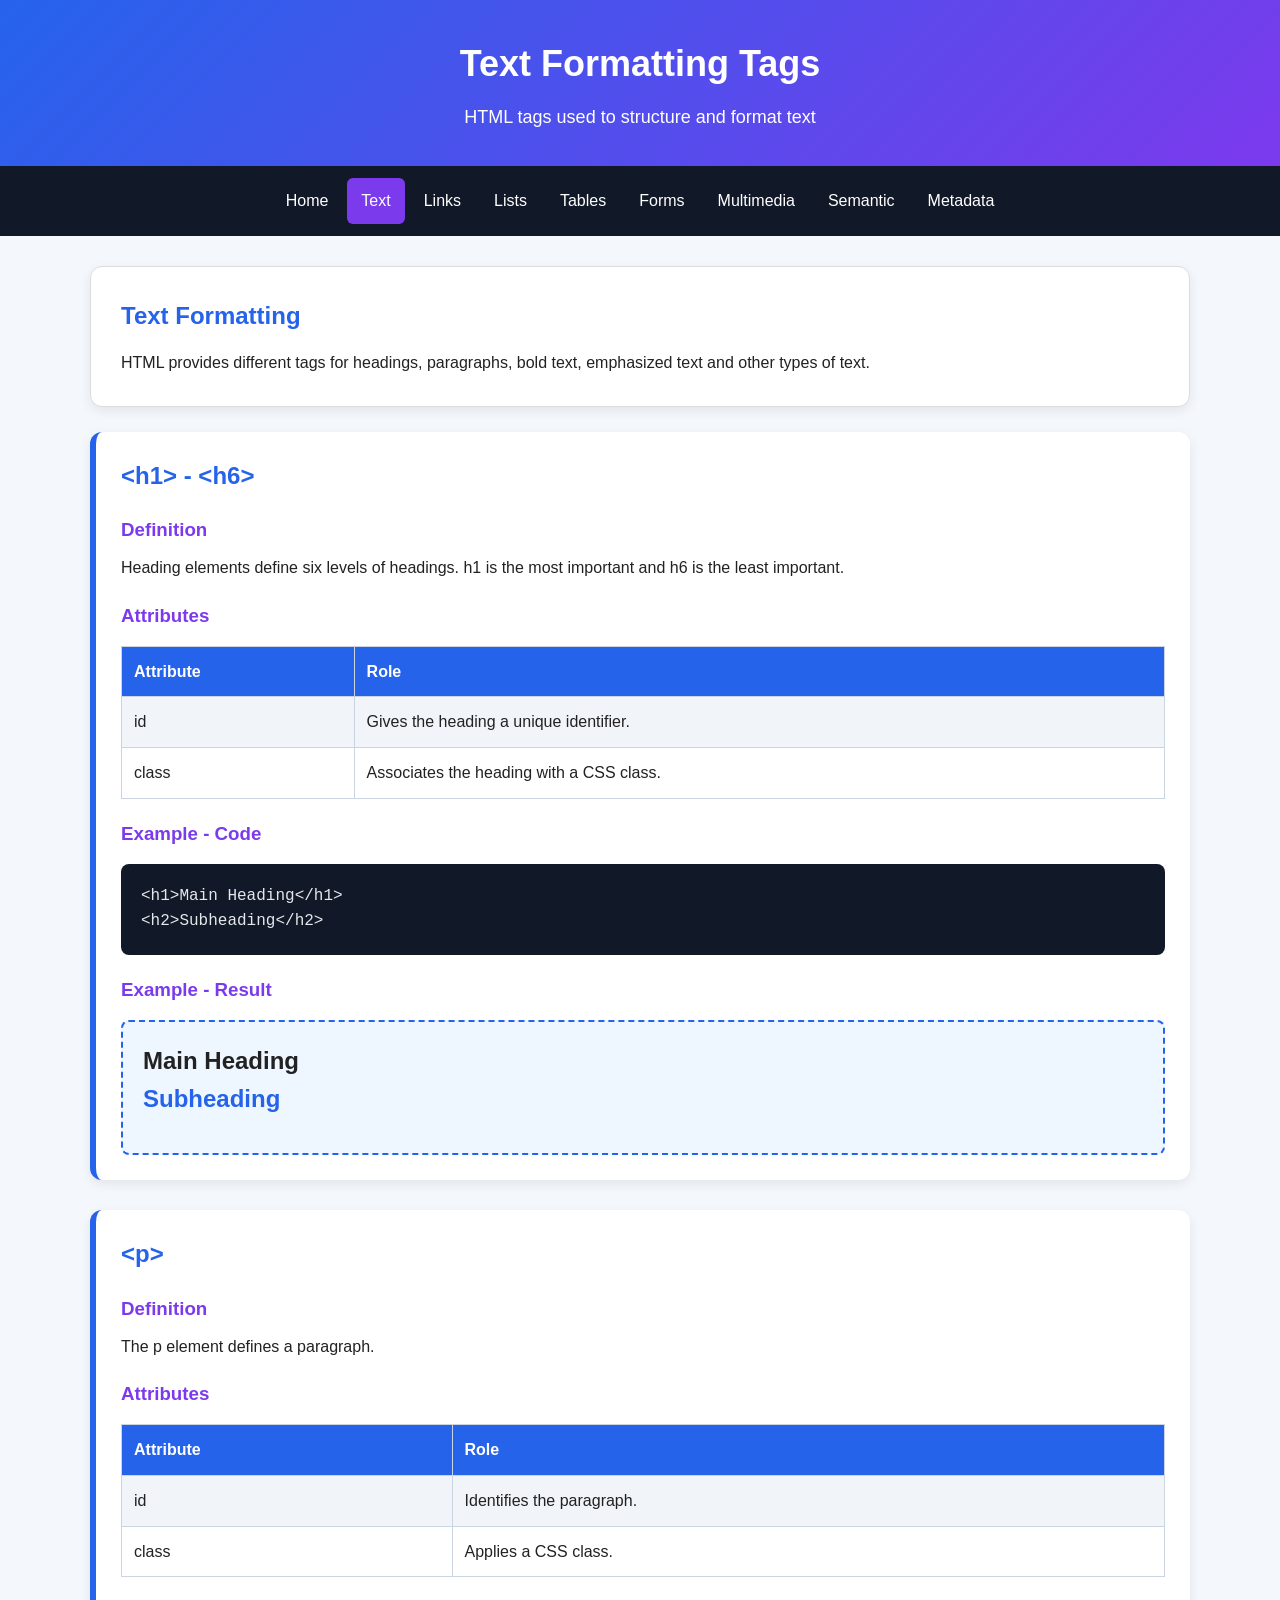
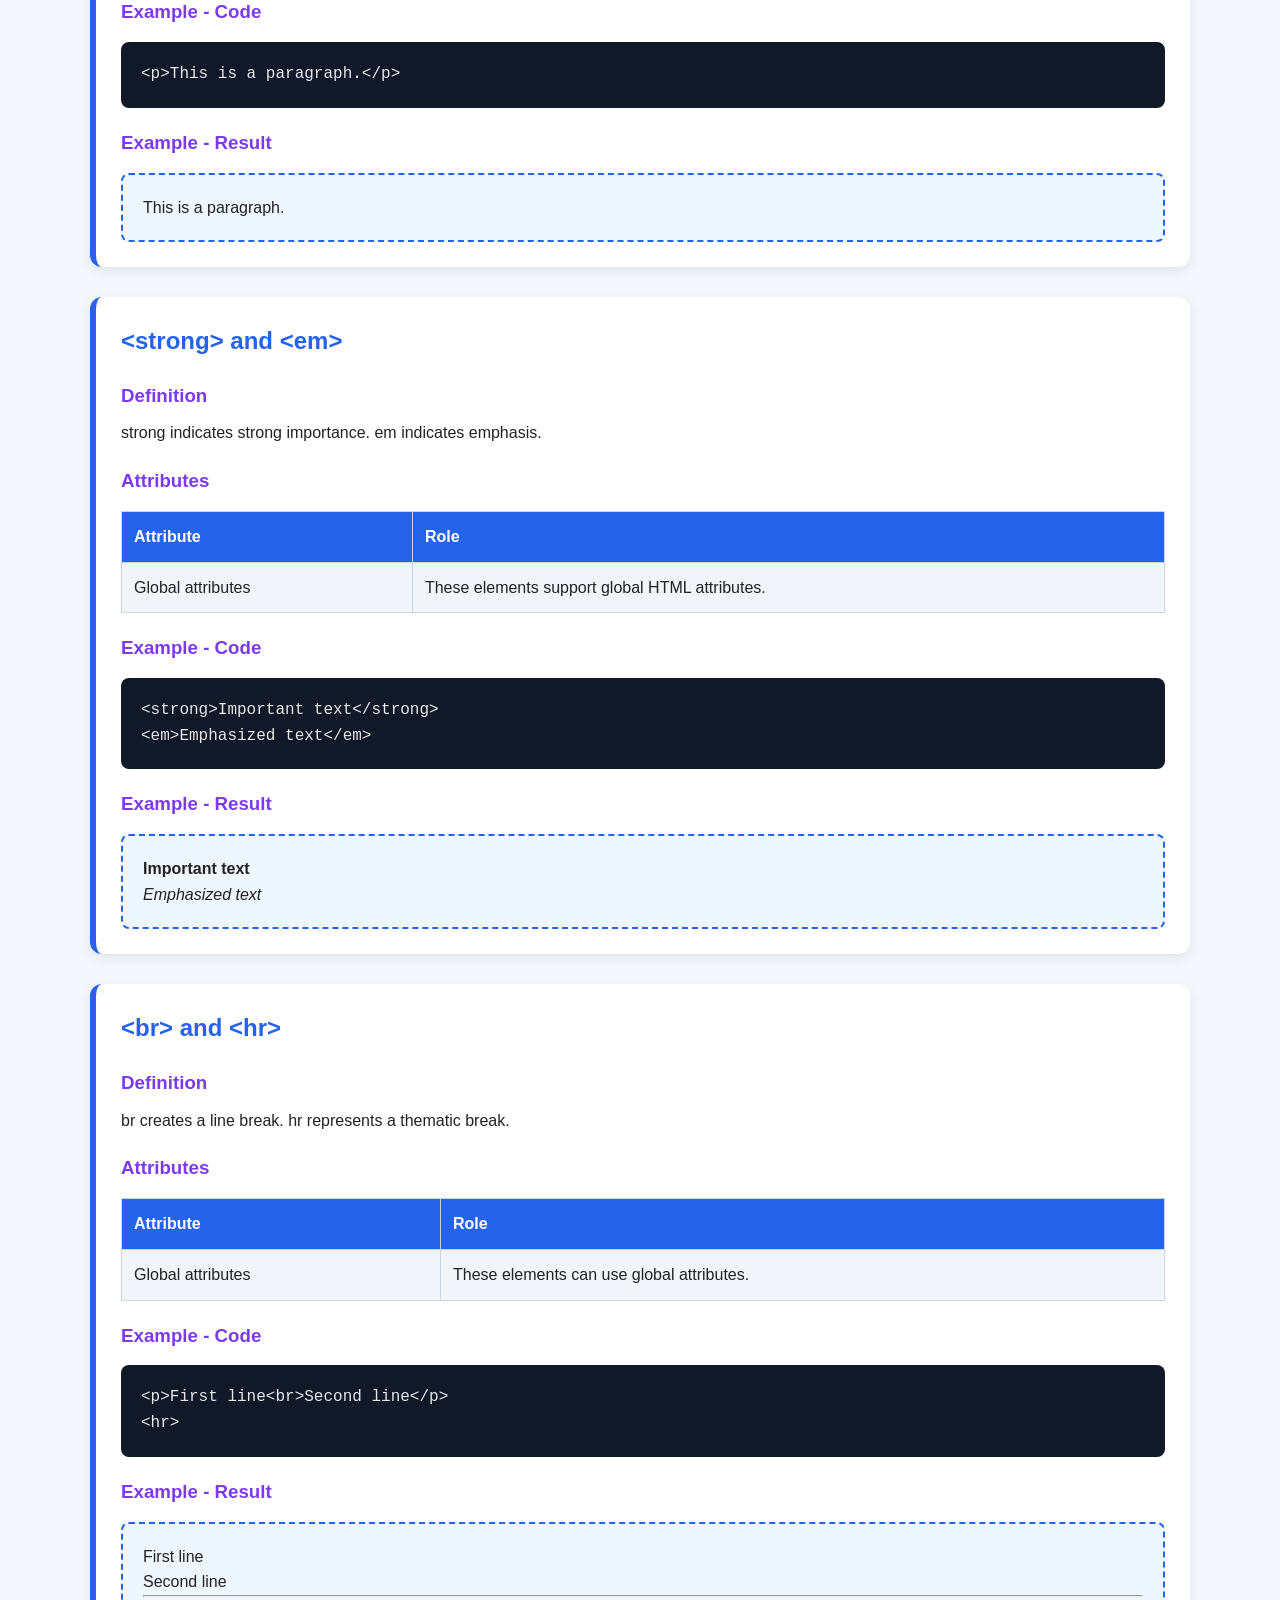
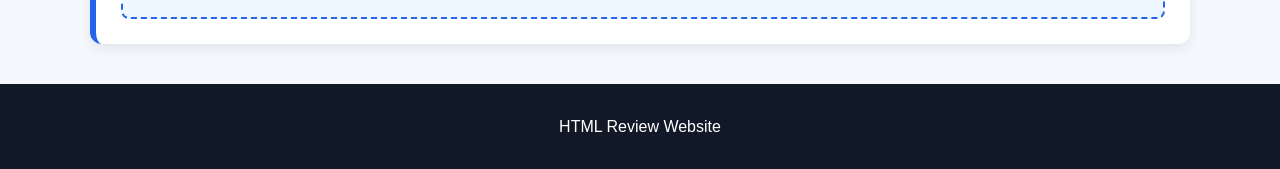
<file: text.html>
<!DOCTYPE html>
<html lang="en">
<head>
    <meta charset="UTF-8">
    <meta name="viewport" content="width=device-width, initial-scale=1.0">
    <title>HTML Review - Text</title>
    <link rel="stylesheet" href="css/style.css">
</head>

<body>

<header>
    <h1>Text Formatting Tags</h1>
    <p>HTML tags used to structure and format text</p>
</header>

<nav>
    <a href="index.html">Home</a>
    <a href="text.html" class="active">Text</a>
    <a href="links.html">Links</a>
    <a href="lists.html">Lists</a>
    <a href="tables.html">Tables</a>
    <a href="forms.html">Forms</a>
    <a href="media.html">Multimedia</a>
    <a href="semantic.html">Semantic</a>
    <a href="metadata.html">Metadata</a>
</nav>

<main>

<section class="intro">
    <h2>Text Formatting</h2>
    <p>
        HTML provides different tags for headings, paragraphs,
        bold text, emphasized text and other types of text.
    </p>
</section>

<section class="tag-card">

    <h2>&lt;h1&gt; - &lt;h6&gt;</h2>

    <h3>Definition</h3>
    <p>
        Heading elements define six levels of headings.
        h1 is the most important and h6 is the least important.
    </p>

    <h3>Attributes</h3>

    <table>
        <tr>
            <th>Attribute</th>
            <th>Role</th>
        </tr>
        <tr>
            <td>id</td>
            <td>Gives the heading a unique identifier.</td>
        </tr>
        <tr>
            <td>class</td>
            <td>Associates the heading with a CSS class.</td>
        </tr>
    </table>

    <h3>Example - Code</h3>

    <pre><code>&lt;h1&gt;Main Heading&lt;/h1&gt;
&lt;h2&gt;Subheading&lt;/h2&gt;</code></pre>

    <h3>Example - Result</h3>

    <div class="result">
        <h1>Main Heading</h1>
        <h2>Subheading</h2>
    </div>

</section>

<section class="tag-card">

    <h2>&lt;p&gt;</h2>

    <h3>Definition</h3>

    <p>
        The p element defines a paragraph.
    </p>

    <h3>Attributes</h3>

    <table>
        <tr>
            <th>Attribute</th>
            <th>Role</th>
        </tr>
        <tr>
            <td>id</td>
            <td>Identifies the paragraph.</td>
        </tr>
        <tr>
            <td>class</td>
            <td>Applies a CSS class.</td>
        </tr>
    </table>

    <h3>Example - Code</h3>

    <pre><code>&lt;p&gt;This is a paragraph.&lt;/p&gt;</code></pre>

    <h3>Example - Result</h3>

    <div class="result">
        <p>This is a paragraph.</p>
    </div>

</section>

<section class="tag-card">

    <h2>&lt;strong&gt; and &lt;em&gt;</h2>

    <h3>Definition</h3>

    <p>
        strong indicates strong importance.
        em indicates emphasis.
    </p>

    <h3>Attributes</h3>

    <table>
        <tr>
            <th>Attribute</th>
            <th>Role</th>
        </tr>
        <tr>
            <td>Global attributes</td>
            <td>These elements support global HTML attributes.</td>
        </tr>
    </table>

    <h3>Example - Code</h3>

    <pre><code>&lt;strong&gt;Important text&lt;/strong&gt;
&lt;em&gt;Emphasized text&lt;/em&gt;</code></pre>

    <h3>Example - Result</h3>

    <div class="result">
        <p>
            <strong>Important text</strong>
        </p>

        <p>
            <em>Emphasized text</em>
        </p>
    </div>

</section>

<section class="tag-card">

    <h2>&lt;br&gt; and &lt;hr&gt;</h2>

    <h3>Definition</h3>

    <p>
        br creates a line break. hr represents a thematic break.
    </p>

    <h3>Attributes</h3>

    <table>
        <tr>
            <th>Attribute</th>
            <th>Role</th>
        </tr>
        <tr>
            <td>Global attributes</td>
            <td>These elements can use global attributes.</td>
        </tr>
    </table>

    <h3>Example - Code</h3>

    <pre><code>&lt;p&gt;First line&lt;br&gt;Second line&lt;/p&gt;
&lt;hr&gt;</code></pre>

    <h3>Example - Result</h3>

    <div class="result">
        <p>
            First line<br>
            Second line
        </p>

        <hr>
    </div>

</section>

</main>

<footer>
    <p>HTML Review Website</p>
</footer>

</body>
</html>
</file>
<file: css/style.css>
/* =========================
   GENERAL SETTINGS
========================= */

* {
    box-sizing: border-box;
    margin: 0;
    padding: 0;
}

body {
    font-family: Arial, Helvetica, sans-serif;
    line-height: 1.6;
    background-color: #f4f7fb;
    color: #222;
}

/* =========================
   HEADER
========================= */

header {
    background: linear-gradient(135deg, #2563eb, #7c3aed);
    color: white;
    padding: 35px 20px;
    text-align: center;
}

header h1 {
    font-size: 36px;
    margin-bottom: 10px;
}

header p {
    font-size: 18px;
}

/* =========================
   NAVIGATION
========================= */

nav {
    background-color: #111827;
    display: flex;
    flex-wrap: wrap;
    justify-content: center;
    gap: 5px;
    padding: 12px;
}

nav a {
    color: white;
    text-decoration: none;
    padding: 10px 14px;
    border-radius: 6px;
    transition: 0.3s;
}

nav a:hover {
    background-color: #2563eb;
}

nav a.active {
    background-color: #7c3aed;
}

/* =========================
   MAIN CONTENT
========================= */

main {
    width: 90%;
    max-width: 1100px;
    margin: 30px auto;
}

.intro {
    background-color: white;
    padding: 30px;
    margin-bottom: 25px;
    border-radius: 12px;
    border: 1px solid #ddd;
    box-shadow: 0 4px 12px rgba(0, 0, 0, 0.08);
}

.intro h2 {
    color: #2563eb;
    margin-bottom: 15px;
}

/* =========================
   TAG SECTIONS
========================= */

.tag-card {
    background-color: white;
    margin-bottom: 30px;
    padding: 25px;
    border-radius: 12px;
    border-left: 6px solid #2563eb;
    box-shadow: 0 4px 12px rgba(0, 0, 0, 0.08);
}

.tag-card h2 {
    color: #2563eb;
    margin-bottom: 15px;
}

.tag-card h3 {
    color: #7c3aed;
    margin-top: 20px;
    margin-bottom: 10px;
}

/* =========================
   CODE
========================= */

pre {
    background-color: #111827;
    color: #e5e7eb;
    padding: 20px;
    border-radius: 8px;
    overflow-x: auto;
    margin: 15px 0;
}

code {
    font-family: Consolas, monospace;
}

.result {
    background-color: #eef6ff;
    border: 2px dashed #2563eb;
    padding: 20px;
    border-radius: 8px;
    margin-top: 15px;
}

/* =========================
   TABLES
========================= */

table {
    width: 100%;
    border-collapse: collapse;
    margin: 15px 0;
    background-color: white;
}

th,
td {
    border: 1px solid #cbd5e1;
    padding: 12px;
    text-align: left;
}

th {
    background-color: #2563eb;
    color: white;
}

tr:nth-child(even) {
    background-color: #f1f5f9;
}

/* =========================
   FLEXBOX
========================= */

.flex-container {
    display: flex;
    flex-wrap: wrap;
    gap: 20px;
    margin-top: 20px;
}

.flex-box {
    flex: 1;
    min-width: 200px;
    background-color: #dbeafe;
    border: 2px solid #2563eb;
    padding: 20px;
    border-radius: 10px;
}

/* =========================
   IMAGES
========================= */

.example-image {
    max-width: 100%;
    width: 500px;
    border-radius: 10px;
    border: 4px solid #2563eb;
}

/* =========================
   FORMS
========================= */

form {
    background-color: #f8fafc;
    padding: 20px;
    border-radius: 10px;
}

label {
    display: block;
    font-weight: bold;
    margin-top: 15px;
}

input,
select,
textarea {
    width: 100%;
    padding: 10px;
    margin-top: 5px;
    border: 1px solid #94a3b8;
    border-radius: 6px;
    font-size: 16px;
}

input[type="checkbox"],
input[type="radio"] {
    width: auto;
    margin-right: 8px;
}

button {
    background-color: #2563eb;
    color: white;
    border: none;
    padding: 12px 20px;
    margin-top: 15px;
    border-radius: 6px;
    cursor: pointer;
}

button:hover {
    background-color: #1d4ed8;
}

/* =========================
   LISTS
========================= */

.demo-list {
    padding-left: 30px;
    margin: 15px 0;
}

.demo-list li {
    margin: 6px 0;
}

/* =========================
   FOOTER
========================= */

footer {
    background-color: #111827;
    color: white;
    text-align: center;
    padding: 25px;
    margin-top: 40px;
}

footer p {
    margin: 5px;
}

/* =========================
   RESPONSIVE DESIGN
========================= */

@media (max-width: 700px) {
    header h1 {
        font-size: 28px;
    }

    nav {
        flex-direction: column;
        align-items: stretch;
    }

    nav a {
        text-align: center;
    }

    main {
        width: 95%;
    }

    .flex-container {
        flex-direction: column;
    }
}
</file>
